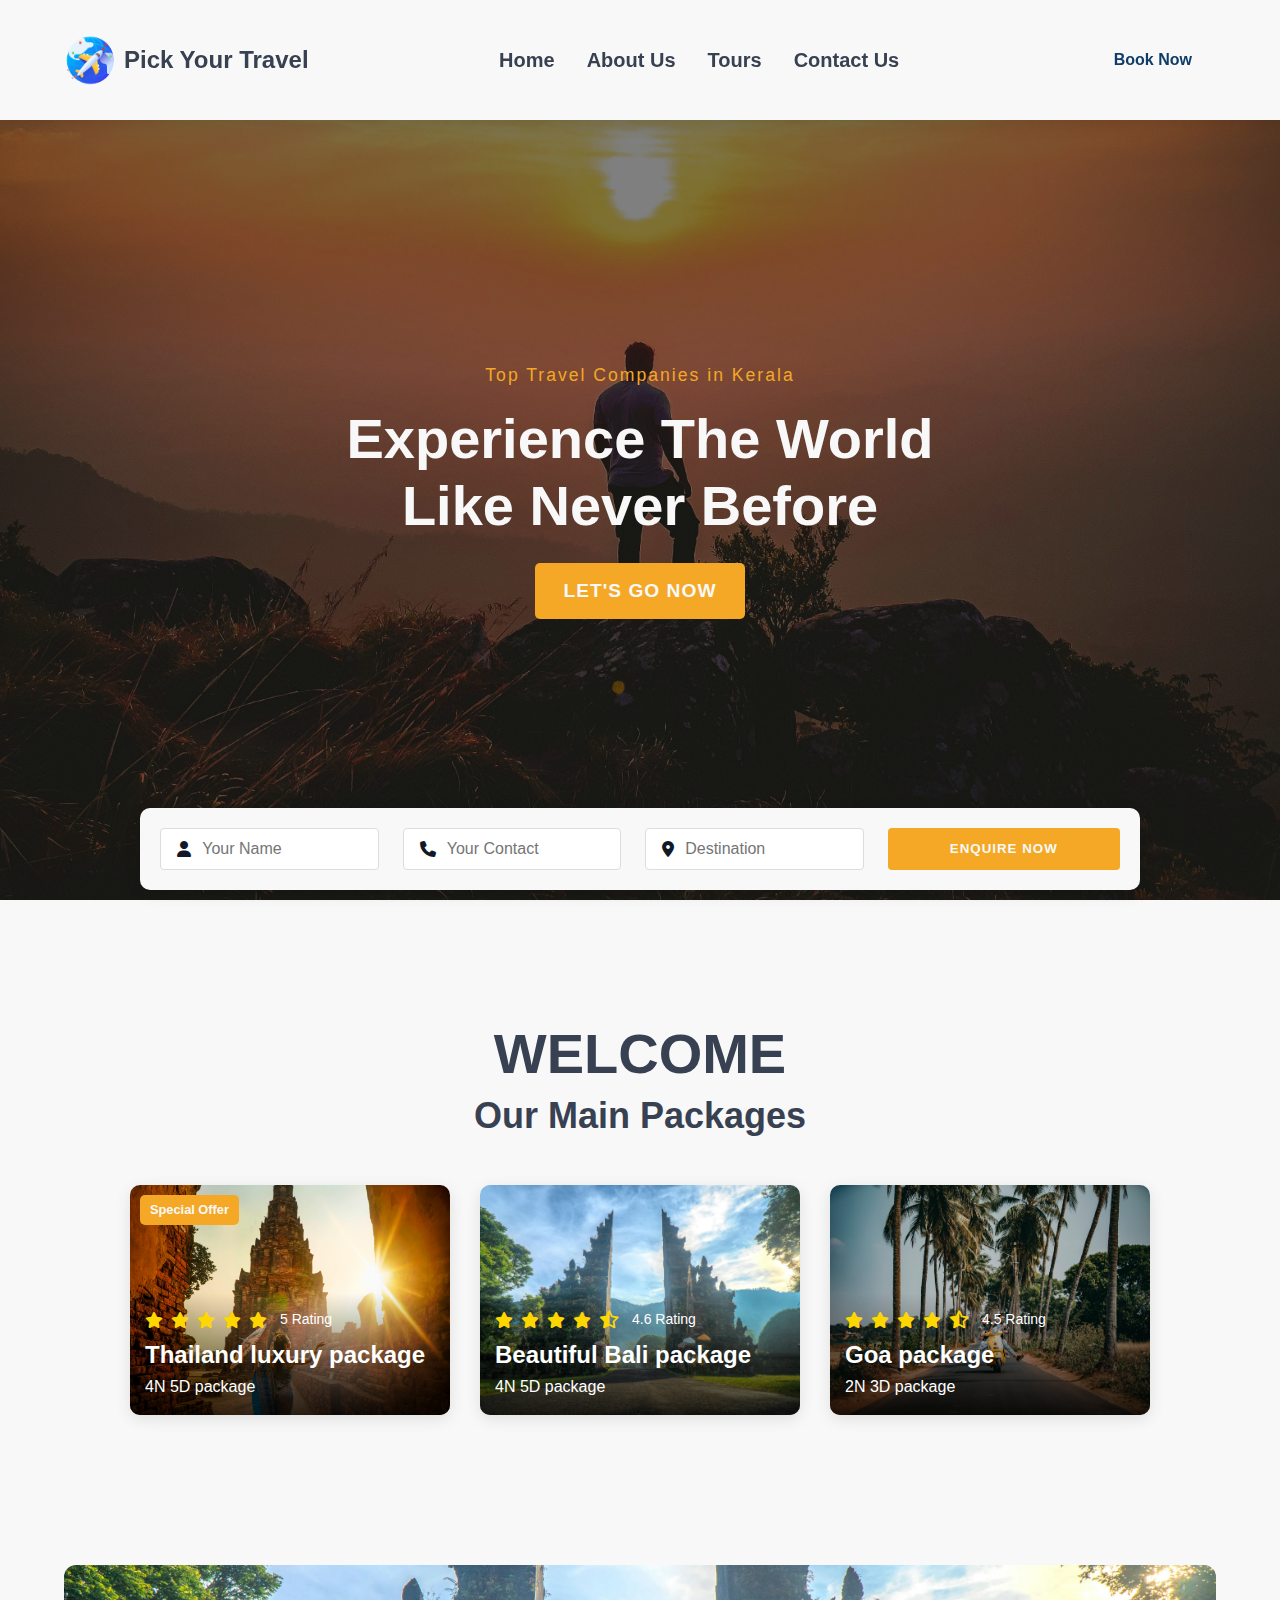
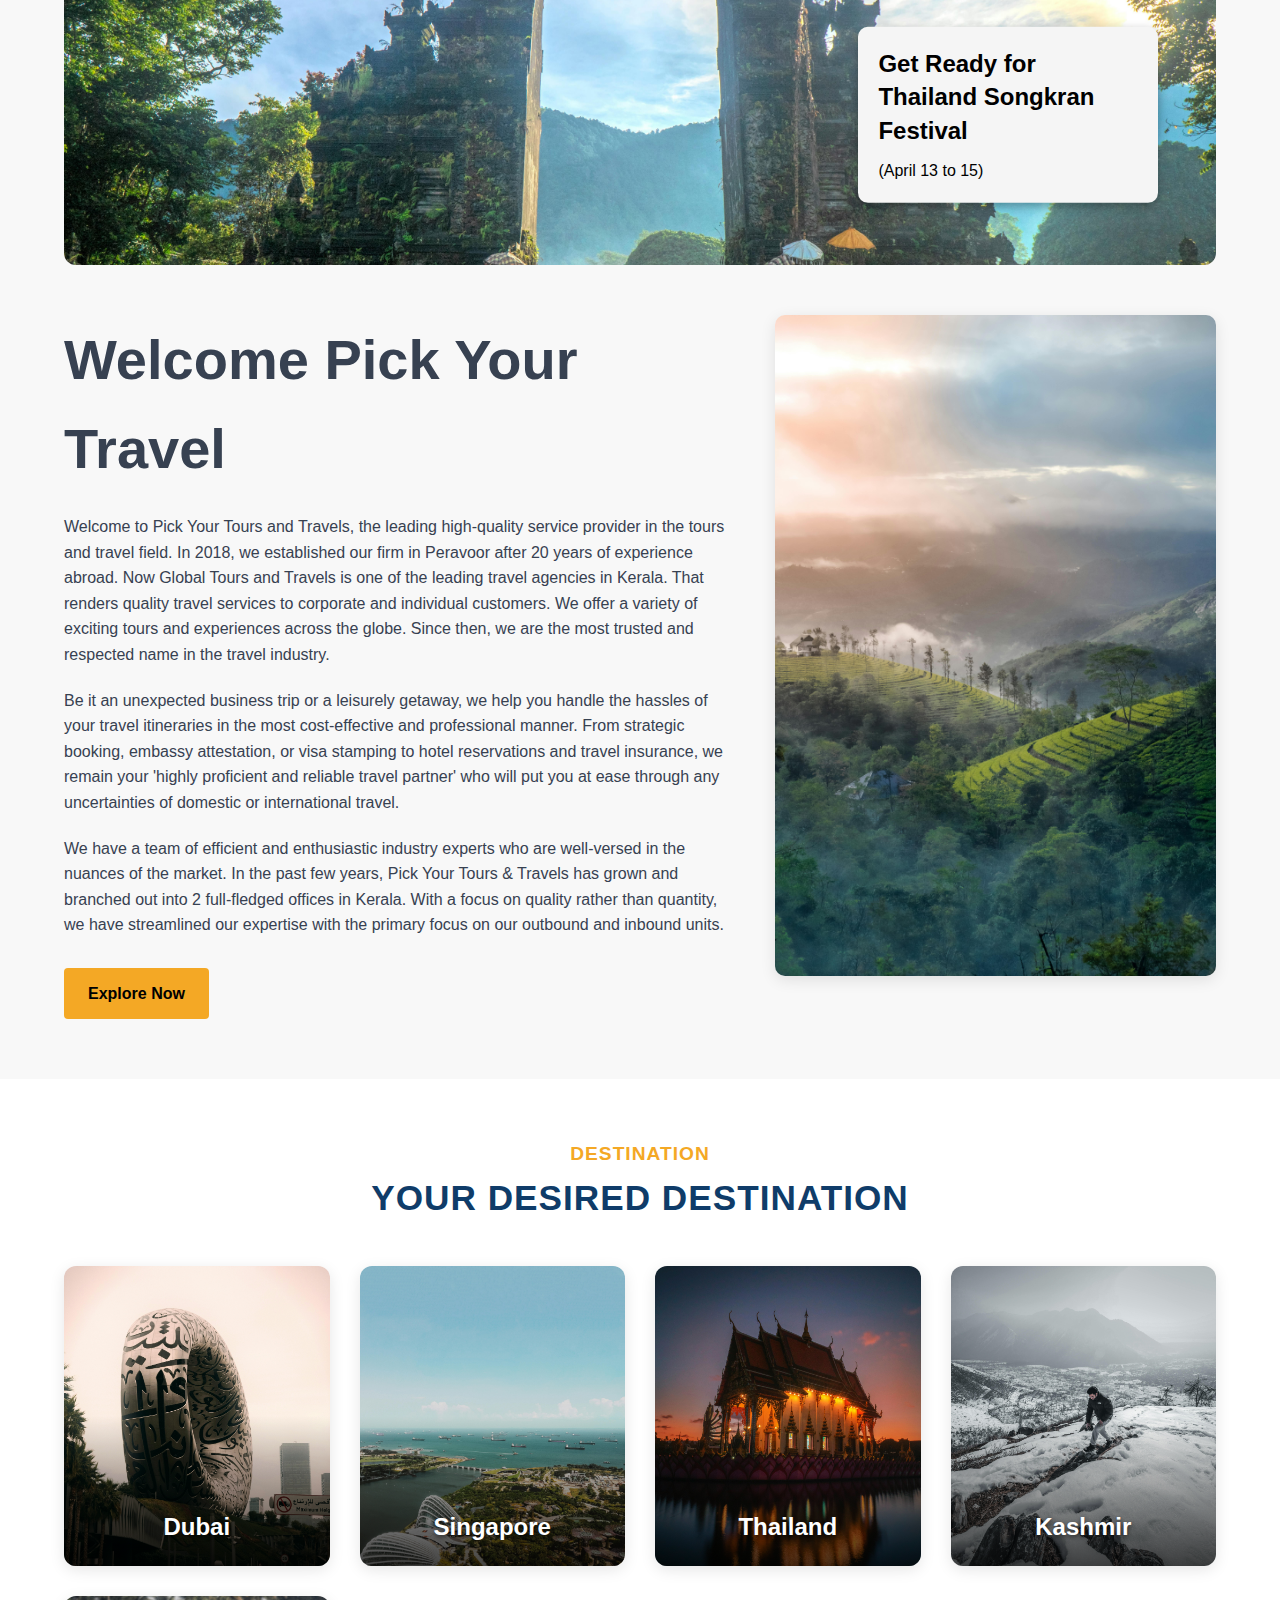
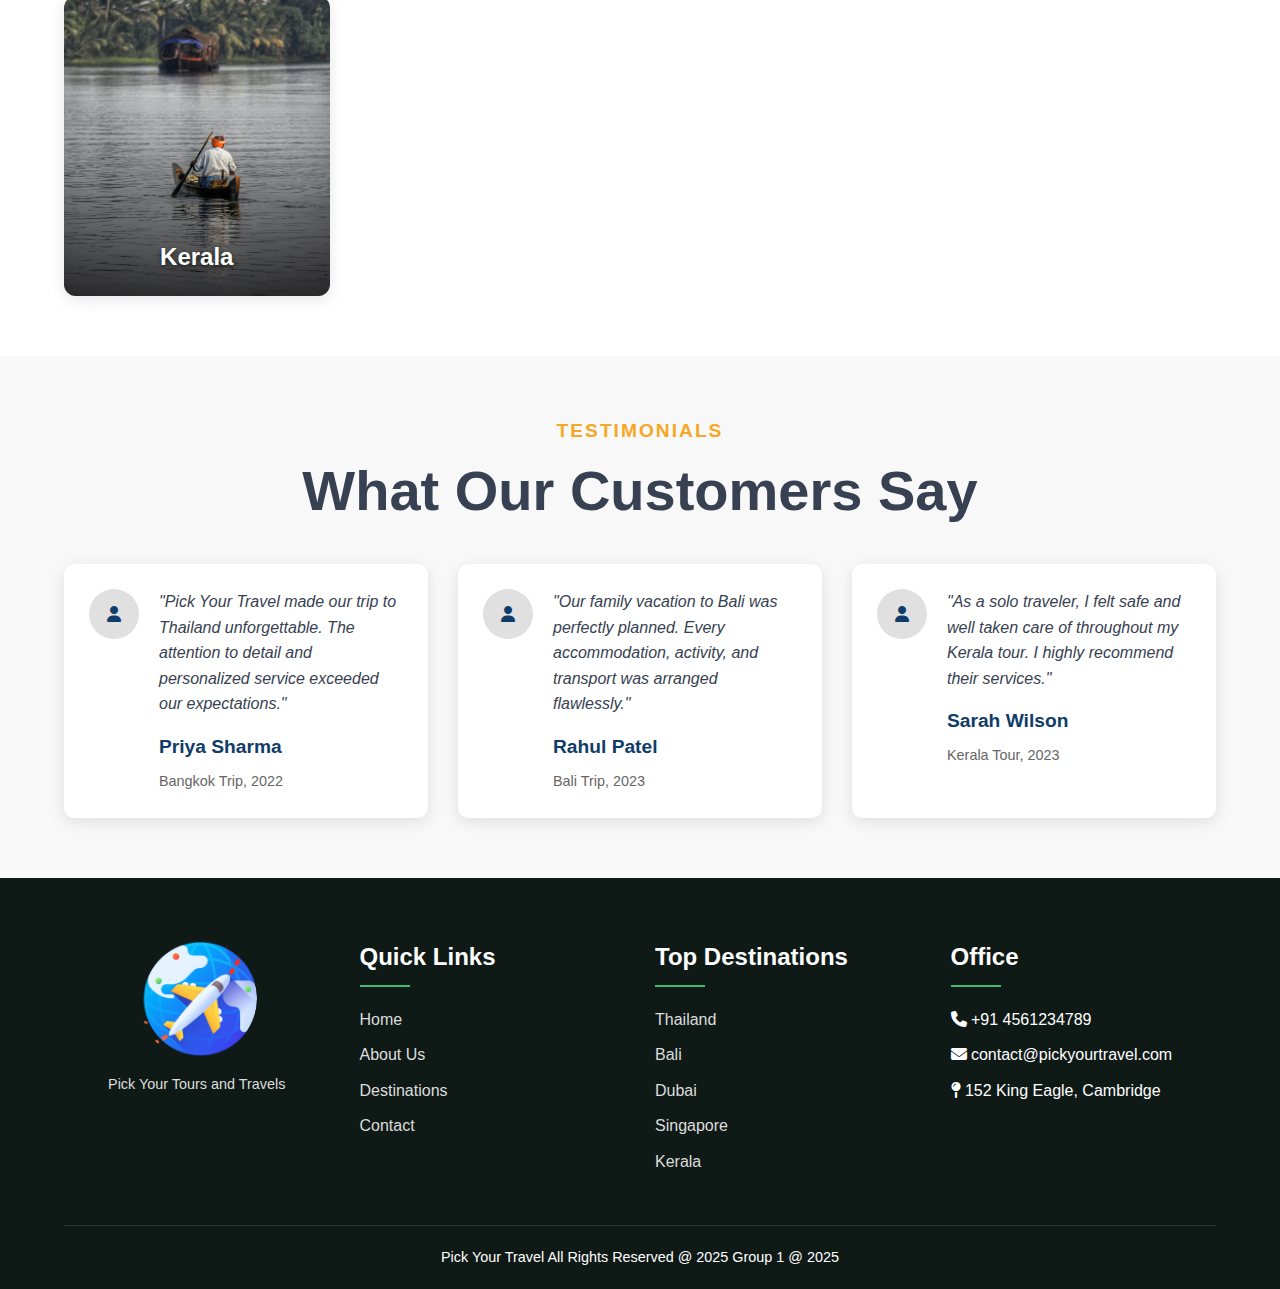
<file: index.html>
<!DOCTYPE html>
<html lang="en">

<head>
    <meta charset="UTF-8" />
    <meta name="viewport" content="width=device-width, initial-scale=1.0" />
    <title>Pick Your Travel - Tours & Travels</title>
    <link rel="stylesheet" href="css/styles.css" />
    <link rel="stylesheet" href="https://cdnjs.cloudflare.com/ajax/libs/font-awesome/6.5.0/css/all.min.css">
</head>

<body>
    <header>
        <div class="logo">
            <img src="images/airplane.png" alt="Pick Your Travel Logo">
            <span class="logo-text">Pick Your Travel</span>
        </div>
        <nav>
            <ul class="nav-links">
                <li><a href="index.html" class="nav-item">Home</a></li>
                <li><a href="about.html" class="nav-item">About Us</a></li>
                <li><a href="service.html" class="nav-item">Tours</a></li>
                <li><a href="contact.html" class="nav-item">Contact Us</a></li>
            </ul>
        </nav>
        <a href="contact.html" class="book-btn">Book Now</a>
        <div class="menu-toggle">
            <i class="fas fa-bars"></i>
        </div>
    </header>


    <section class="hero">
        <div class="overlay"></div>
        <div class="hero-content">
            <p class="subtitle">Top Travel Companies in Kerala</p>
            <h1>Experience The World Like Never Before</h1>
            <a href="#" class="cta-btn-home pulse-btn">Let's Go Now</a>
        </div>

        <form class="enquiry-form">
            <div class="input-group">
                <i class="fas fa-user"></i>
                <input type="text" placeholder="Your Name" />
            </div>
            <div class="input-group">
                <i class="fas fa-phone"></i>
                <input type="text" placeholder="Your Contact" />
            </div>
            <div class="input-group">
                <i class="fas fa-map-marker-alt"></i>
                <input type="text" placeholder="Destination" />
            </div>
            <button type="submit" class="enquire-btn">ENQUIRE NOW</button>
        </form>
    </section>

    <section class="packages">
        <div class="section-title">
            <h1>WELCOME</h1>
            <h2>Our Main Packages</h2>
        </div>
        <div class="package-container">
            <div class="package-card">
                <span class="badge">Special Offer</span>
                <img src="images/thailand.jpg" alt="Thailand" />
                <div class="package-details">
                    <div class="rating">
                        <i class="fa-solid fa-star"></i>
                        <i class="fa-solid fa-star"></i>
                        <i class="fa-solid fa-star"></i>
                        <i class="fa-solid fa-star"></i>
                        <i class="fa-solid fa-star"></i>
                        <span>5 Rating</span>
                    </div>
                    <h3>Thailand luxury package</h3>
                    <p>4N 5D package</p>
                </div>
            </div>

            <div class="package-card">
                <img src="images/bali.jpg" alt="Bali" />
                <div class="package-details">
                    <div class="rating">
                        <i class="fa-solid fa-star"></i>
                        <i class="fa-solid fa-star"></i>
                        <i class="fa-solid fa-star"></i>
                        <i class="fa-solid fa-star"></i>
                        <i class="fa-regular fa-star-half-stroke"></i>
                        <span>4.6 Rating</span>
                    </div>
                    <h3>Beautiful Bali package</h3>
                    <p>4N 5D package</p>
                </div>
            </div>

            <div class="package-card">
                <img src="images/goa1.jpg" alt="Goa" />
                <div class="package-details">
                    <div class="rating">
                        <i class="fa-solid fa-star"></i>
                        <i class="fa-solid fa-star"></i>
                        <i class="fa-solid fa-star"></i>
                        <i class="fa-solid fa-star"></i>
                        <i class="fa-regular fa-star-half-stroke"></i>
                        <span>4.5 Rating</span>
                    </div>
                    <h3>Goa package</h3>
                    <p>2N 3D package</p>
                </div>
            </div>
        </div>
    </section>

    <section class="home-about-section">
        <div class="banner">
            <img src="images/bali.jpg" alt="Songkran Festival">
            <div class="festival-promo animated-element">
                <h3>Get Ready for<br>Thailand Songkran Festival</h3>
                <p>(April 13 to 15)</p>
            </div>
        </div>

        <div class="about-details">
            <div class="about-grid">
                <div class="about-text">
                    <h2>Welcome Pick Your Travel</h2>
                    <p>
                        Welcome to Pick Your Tours and Travels, the leading high-quality service provider in the tours and
                        travel field.
                        In 2018, we established our firm in Peravoor after 20 years of experience abroad. Now Global
                        Tours and Travels
                        is one of the leading travel agencies in Kerala. That renders quality travel services to
                        corporate and individual
                        customers. We offer a variety of exciting tours and experiences across the globe. Since then, we
                        are the most
                        trusted and respected name in the travel industry.
                    </p>

                    <p>
                        Be it an unexpected business trip or a leisurely getaway, we help you handle the hassles of your
                        travel itineraries
                        in the most cost-effective and professional manner. From strategic booking, embassy attestation,
                        or visa stamping to
                        hotel reservations and travel insurance, we remain your 'highly proficient and reliable travel
                        partner' who will
                        put you at ease through any uncertainties of domestic or international travel.
                    </p>

                    <p>
                        We have a team of efficient and enthusiastic industry experts who are well-versed in the nuances
                        of the market.
                        In the past few years, Pick Your Tours & Travels has grown and branched out into 2 full-fledged
                        offices in Kerala.
                        With a focus on quality rather than quantity, we have streamlined our expertise with the primary
                        focus on our
                        outbound and inbound units.
                    </p>

                    <a href="#" class="explore-btn">Explore Now</a>
                </div>

                <div class="about-images">
                    <img src="images/munnar.jpg" alt="Kerala Nature Walk">

                </div>
            </div>
        </div>
    </section>
    <section class="destination-section">
        <div class="section-header">
            <h4>Destination</h4>
            <h2>Your Desired Destination</h2>
        </div>
        <div class="destination-grid">
            <div class="destination-card">
                <img src="images/dubai.jpg" alt="Dubai">
                <h3>Dubai</h3>
            </div>
            <div class="destination-card">
                <img src="images/singapre.jpg" alt="Singapore">
                <h3>Singapore</h3>
            </div>
            <div class="destination-card">
                <img src="images/thailand1.jpg" alt="Thailand">
                <h3>Thailand</h3>
            </div>
            <div class="destination-card">
                <img src="images/kashmir.jpg" alt="Kashmir">
                <h3>Kashmir</h3>
            </div>
            <div class="destination-card">
                <img src="images/kerala2.jpg" alt="Kerala">
                <h3>Kerala</h3>
            </div>
        </div>
    </section>

    <section class="testimonials">
        <div class="section-title">
            <h4>TESTIMONIALS</h4>
            <h1>What Our Customers Say</h1>
        </div>
        <div class="testimonial-container">
            <div class="testimonial-card">
                <div class="testimonial-img">
                    <i class="fa-solid fa-user"></i>
                </div>
                <div class="testimonial-content">
                    <p>"Pick Your Travel made our trip to Thailand unforgettable. The attention to detail and
                        personalized service exceeded our expectations."</p>
                    <h4>Priya Sharma</h4>
                    <span>Bangkok Trip, 2022</span>
                </div>
            </div>
            <div class="testimonial-card">
                <div class="testimonial-img">
                    <i class="fa-solid fa-user"></i>
                </div>
                <div class="testimonial-content">
                    <p>"Our family vacation to Bali was perfectly planned. Every accommodation, activity, and transport
                        was arranged flawlessly."</p>
                    <h4>Rahul Patel</h4>
                    <span>Bali Trip, 2023</span>
                </div>
            </div>
            <div class="testimonial-card">
                <div class="testimonial-img">
                    <i class="fa-solid fa-user"></i>
                </div>
                <div class="testimonial-content">
                    <p>"As a solo traveler, I felt safe and well taken care of throughout my Kerala tour. I highly
                        recommend their services."</p>
                    <h4>Sarah Wilson</h4>
                    <span>Kerala Tour, 2023</span>
                </div>
            </div>
        </div>
    </section>


    <footer class="footer">
        <div class="footer-container">
            <div class="footer-top">
            
                <div class="footer-columns">
                    <div class="footer-logo">
                        <img src="images/airplane.png" alt="Pick Your Travel Logo" />
                        <p class="brand-text">Pick Your Tours and Travels</p>
                    </div>
                    <div class="footer-column">
                        <h3>Quick Links</h3>
                        <ul>
                            <li><a href="index.html">Home</a></li>
                            <li><a href="about.html">About Us</a></li>
                            <li><a href="#">Destinations</a></li>
                            <li><a href="#">Contact</a></li>
                        </ul>
                    </div>

                    <div class="footer-column">
                        <h3>Top Destinations</h3>
                        <ul>
                            <li><a href="#">Thailand</a></li>
                            <li><a href="#">Bali</a></li>
                            <li><a href="#">Dubai</a></li>
                            <li><a href="#">Singapore</a></li>
                            <li><a href="#">Kerala</a></li>
                        </ul>
                    </div>

                    <div class="footer-column">
                        <h3>Office</h3>
                        <ul>
                            <li><i class="fa-solid fa-phone"></i> +91 4561234789</li>
                            <li><i class="fa-solid fa-envelope"></i> contact@pickyourtravel.com</li>
                            <li><i class="fa-solid fa-map-pin"></i> 152 King Eagle, Cambridge</li>
                        </ul>
                    </div>
                </div>
            </div>

            <div class="footer-bottom">

                <div class="footer-info">
                    <p>Pick Your Travel All Rights Reserved @ 2025 Group 1 @ 2025</p>
                </div>
            </div>
        </div>
    </footer>

    <script src="script/scripts.js"></script>
</body>

</html>
</file>
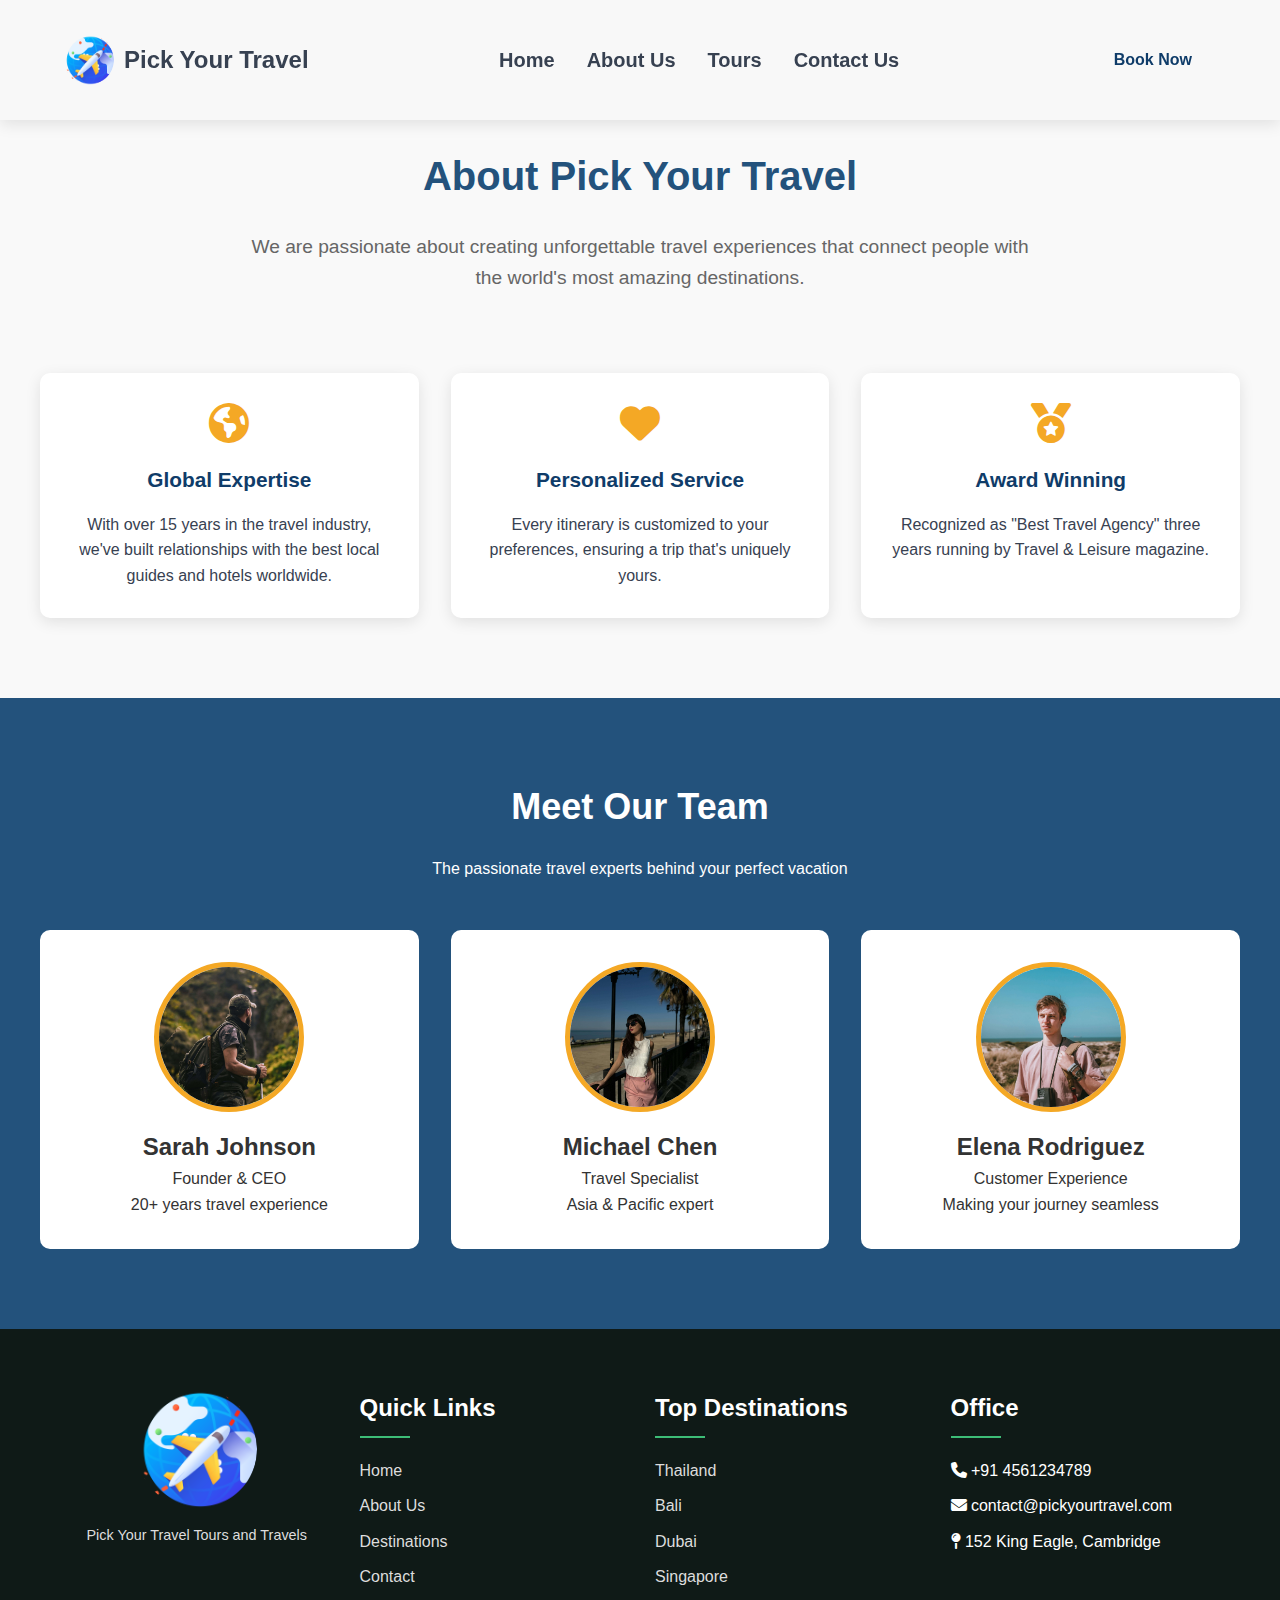
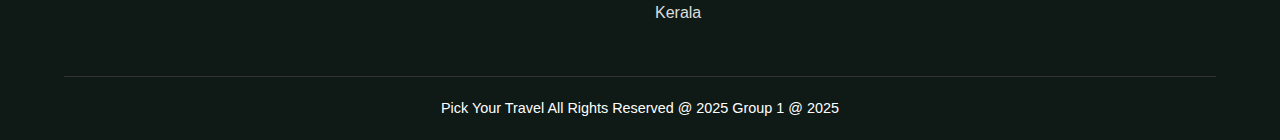
<file: about.html>
<!DOCTYPE html>
<html lang="en">
<head>
    <meta charset="UTF-8">
    <meta name="viewport" content="width=device-width, initial-scale=1.0">
    <title>About Us - Pick Your Travel</title>
    <link rel="stylesheet" href="https://cdnjs.cloudflare.com/ajax/libs/font-awesome/6.5.0/css/all.min.css">
    <link rel="stylesheet" href="css/styles.css">
</head>
<body>
    <header>
        <div class="logo">
          <img src="images/airplane.png" alt="Pick Your Travel Logo">
          <span class="logo-text">Pick Your Travel</span>
        </div>
        <nav>
          <ul class="nav-links">
            <li><a href="index.html" class="nav-item">Home</a></li>
            <li><a href="about.html" class="nav-item">About Us</a></li>
            <li><a href="service.html" class="nav-item">Tours</a></li>
            <li><a href="contact.html" class="nav-item">Contact Us</a></li>
          </ul>
        </nav>
        <a href="contact.html" class="book-btn">Book Now</a>
        <div class="menu-toggle">
          <i class="fas fa-bars"></i>
        </div>
      </header>

    <section class="about-section">
        <div class="about-content">
            <div class="about-header">
                <h2>About Pick Your Travel</h2>
                <p>We are passionate about creating unforgettable travel experiences that connect people with the world's most amazing destinations.</p>
            </div>
            
            <div class="about-features">
                <div class="feature-card">
                    <i class="fas fa-globe-americas"></i>
                    <h3>Global Expertise</h3>
                    <p>With over 15 years in the travel industry, we've built relationships with the best local guides and hotels worldwide.</p>
                </div>
                
                <div class="feature-card">
                    <i class="fas fa-heart"></i>
                    <h3>Personalized Service</h3>
                    <p>Every itinerary is customized to your preferences, ensuring a trip that's uniquely yours.</p>
                </div>
                
                <div class="feature-card">
                    <i class="fas fa-medal"></i>
                    <h3>Award Winning</h3>
                    <p>Recognized as "Best Travel Agency" three years running by Travel & Leisure magazine.</p>
                </div>
            </div>
        </div>
    </section>
    
    <section class="team-section">
        <h2>Meet Our Team</h2>
        <p>The passionate travel experts behind your perfect vacation</p>
        
        <div class="team-members">
            <div class="team-member">
                <img src="images/traveller3.jpg" alt="Sarah Johnson">
                <h3>Sarah Johnson</h3>
                <p>Founder & CEO</p>
                <p>20+ years travel experience</p>
            </div>
            
            <div class="team-member">
                <img src="images/traveller2.jpg" alt="Michael Chen">
                <h3>Michael Chen</h3>
                <p>Travel Specialist</p>
                <p>Asia & Pacific expert</p>
            </div>
            
            <div class="team-member">
                <img src="images/traveller1.jpg" alt="Elena Rodriguez">
                <h3>Elena Rodriguez</h3>
                <p>Customer Experience</p>
                <p>Making your journey seamless</p>
            </div>
        </div>
    </section>

    <footer class="footer">
        <div class="footer-container">
          <div class="footer-top">
           
      
            <div class="footer-columns">
              <div class="footer-logo">
                <img src="images/airplane.png" alt="Pick Your Travel Logo" />
                <p class="brand-text">Pick Your Travel Tours and Travels</p>
              </div>
              <div class="footer-column">
                <h3>Quick Links</h3>
                <ul>
                  <li><a href="index.html">Home</a></li>
                  <li><a href="about.html">About Us</a></li>
                  <li><a href="#">Destinations</a></li>
                  <li><a href="#">Contact</a></li>
                </ul>
              </div>
      
              <div class="footer-column">
                <h3>Top Destinations</h3>
                <ul>
                  <li><a href="#">Thailand</a></li>
                  <li><a href="#">Bali</a></li>
                  <li><a href="#">Dubai</a></li>
                  <li><a href="#">Singapore</a></li>
                  <li><a href="#">Kerala</a></li>
                </ul>
              </div>
      
              <div class="footer-column">
                <h3>Office</h3>
                <ul>
                  <li><i class="fa-solid fa-phone"></i> +91 4561234789</li>
                  <li><i class="fa-solid fa-envelope"></i> contact@pickyourtravel.com</li>
                  <li><i class="fa-solid fa-map-pin"></i> 152 King Eagle, Cambridge</li>
                </ul>
              </div>
            </div>
          </div>
        
          <div class="footer-bottom">
        
            <div class="footer-info">
              <p>Pick Your Travel All Rights Reserved @ 2025 Group 1 @ 2025</p>
            </div>
          </div>
        </div>
      </footer>
      <script src="script/scripts.js"></script>
</body>
</html>
</file>
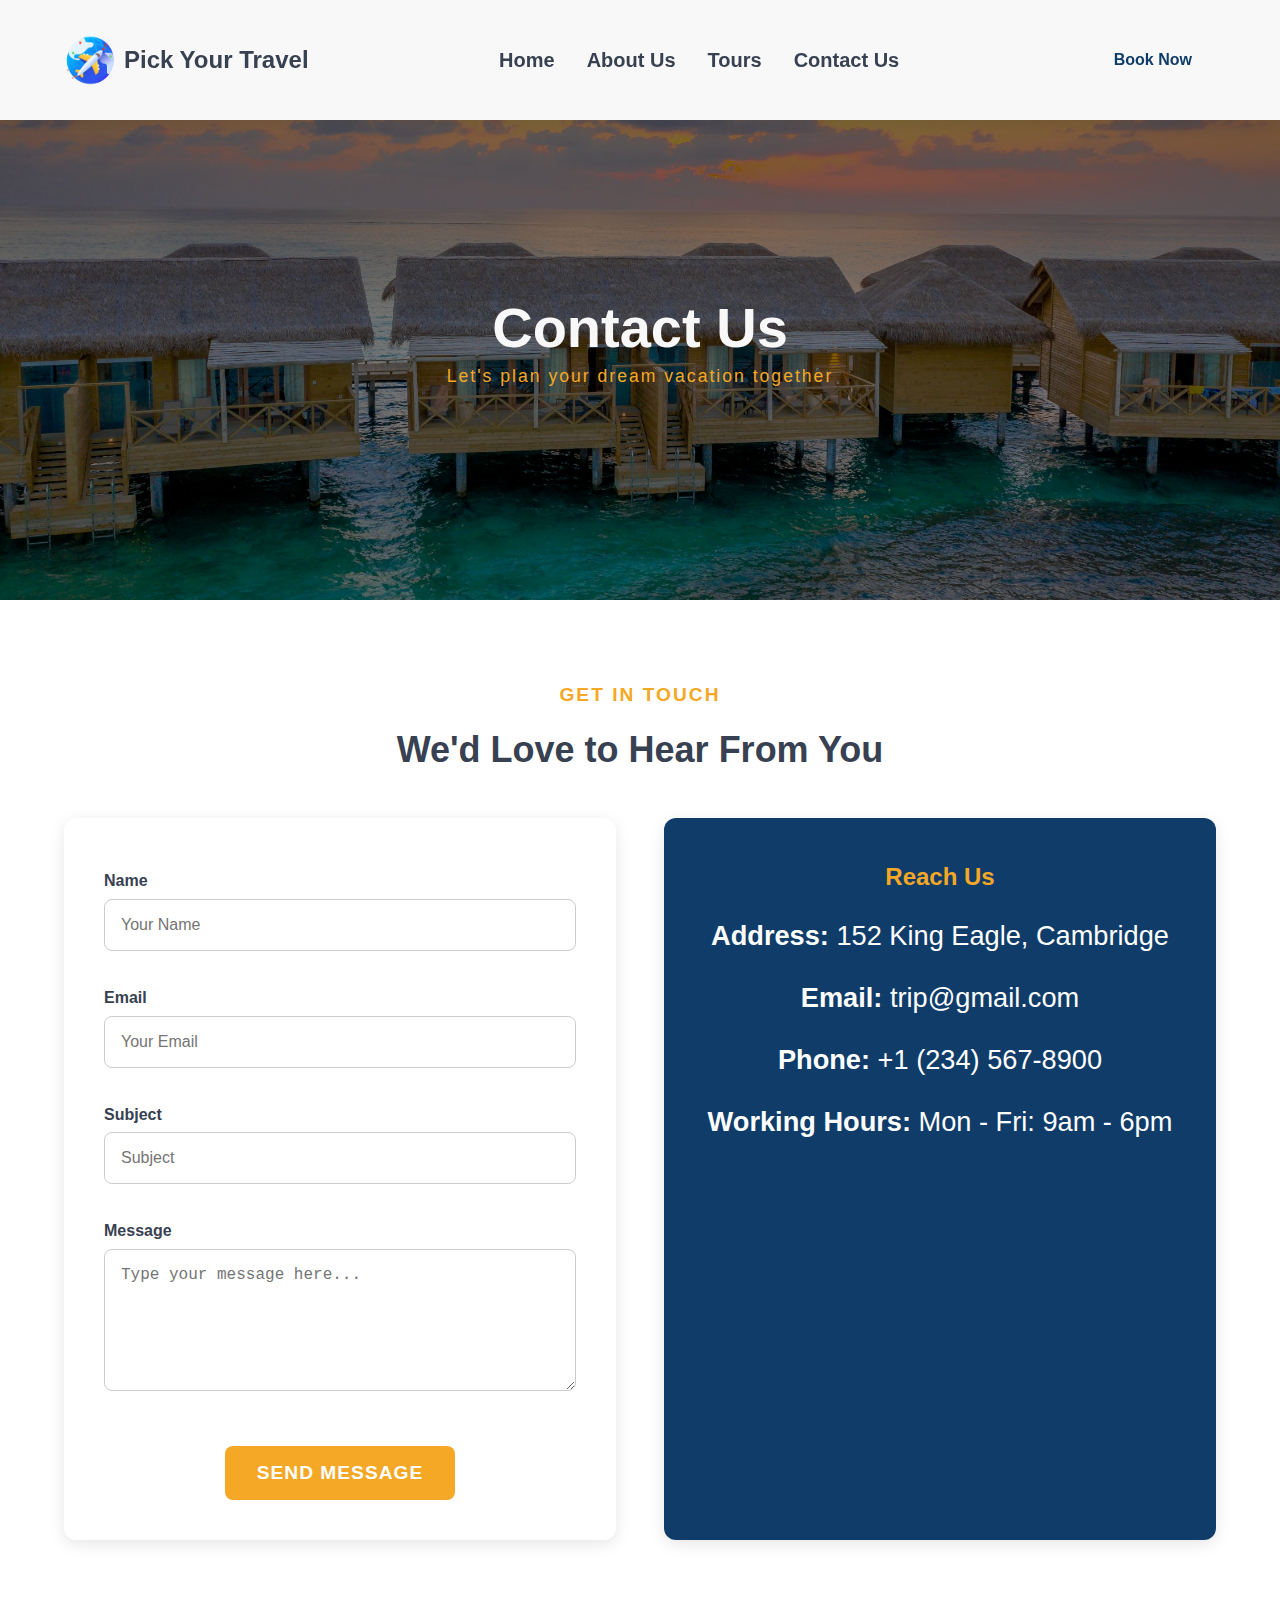
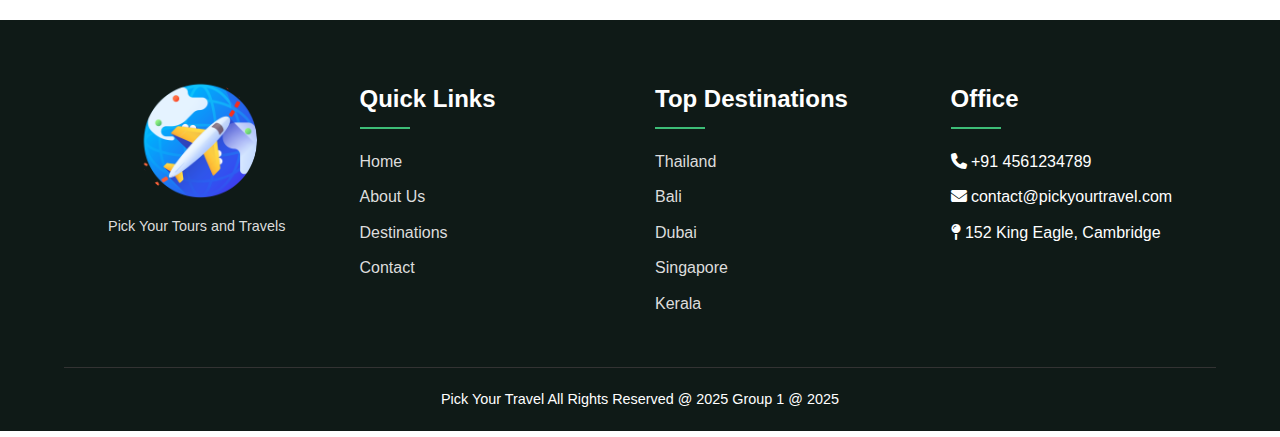
<file: contact.html>
<!DOCTYPE html>
<html lang="en">

<head>
  <meta charset="UTF-8" />
  <meta name="viewport" content="width=device-width, initial-scale=1.0" />
  <title>Contact Us | Pick Your Travel</title>
  <link rel="stylesheet" href="css/styles.css" />
  <link rel="stylesheet" href="https://cdnjs.cloudflare.com/ajax/libs/font-awesome/6.5.0/css/all.min.css">
</head>

<body>

  <header>
    <div class="logo">
      <img src="images/airplane.png" alt="Pick Your Travel Logo">
      <span class="logo-text">Pick Your Travel</span>
    </div>
    <nav>
      <ul class="nav-links">
        <li><a href="index.html" class="nav-item">Home</a></li>
        <li><a href="about.html" class="nav-item">About Us</a></li>
        <li><a href="service.html" class="nav-item">Tours</a></li>
        <li><a href="contact.html" class="nav-item">Contact Us</a></li>
      </ul>
    </nav>
    <a href="contact.html" class="book-btn">Book Now</a>
    <div class="menu-toggle">
      <i class="fas fa-bars"></i>
    </div>
  </header>
  <section class="hero-contact">
    <div class="overlay"></div>
    <div class="hero-content">
      <h1>Contact Us</h1>
      <p class="subtitle">Let's plan your dream vacation together</p>
    </div>
  </section>

  <main class="contact-page">
    <div class="section-title">
      <h4>Get in Touch</h4>
      <h2>We'd Love to Hear From You</h2>
    </div>

    <div class="contact-container">
      <!-- Contact Form -->
      <div class="contact-form">
        <form>
          <label for="name">Name</label>
          <input type="text" id="name" name="name" placeholder="Your Name" required />

          <label for="email">Email</label>
          <input type="email" id="email" name="email" placeholder="Your Email" required />

          <label for="subject">Subject</label>
          <input type="text" id="subject" name="subject" placeholder="Subject" required />

          <label for="message">Message</label>
          <textarea id="message" name="message" placeholder="Type your message here..." required rows="6"></textarea>

          <button type="submit" class="cta-btn pulse-btn">Send Message</button>
        </form>
      </div>

      <!-- Contact Info -->
      <div class="contact-info">
        <h3>Reach Us</h3>
        <p><strong>Address:</strong> 152 King Eagle, Cambridge</p>
        <p><strong>Email:</strong> trip@gmail.com</p>
        <p><strong>Phone:</strong> +1 (234) 567-8900</p>
        <p><strong>Working Hours:</strong> Mon - Fri: 9am - 6pm</p>
      </div>
    </div>
  </main>

  <footer class="footer">
    <div class="footer-container">
      <div class="footer-top">
        <div class="footer-columns">
          <div class="footer-logo">
            <img src="images/airplane.png" alt="Pick Your Travel Logo" />
            <p class="brand-text">Pick Your Tours and Travels</p>
          </div>
          <div class="footer-column">
            <h3>Quick Links</h3>
            <ul>
              <li><a href="index.html">Home</a></li>
              <li><a href="about.html">About Us</a></li>
              <li><a href="#">Destinations</a></li>
              <li><a href="contact.html">Contact</a></li>
            </ul>
          </div>
          <div class="footer-column">
            <h3>Top Destinations</h3>
            <ul>
              <li><a href="#">Thailand</a></li>
              <li><a href="#">Bali</a></li>
              <li><a href="#">Dubai</a></li>
              <li><a href="#">Singapore</a></li>
              <li><a href="#">Kerala</a></li>
            </ul>
          </div>
          <div class="footer-column">
            <h3>Office</h3>
            <ul>
              <li><i class="fa-solid fa-phone"></i> +91 4561234789</li>
              <li><i class="fa-solid fa-envelope"></i> contact@pickyourtravel.com</li>
              <li><i class="fa-solid fa-map-pin"></i> 152 King Eagle, Cambridge</li>
            </ul>
          </div>
        </div>
      </div>
      <div class="footer-bottom">
        <div class="footer-info">
          <p>Pick Your Travel All Rights Reserved @ 2025 Group 1 @ 2025</p>
        </div>
      </div>
    </div>
  </footer>
  <script src="script/scripts.js"></script>
</body>

</html>
</file>
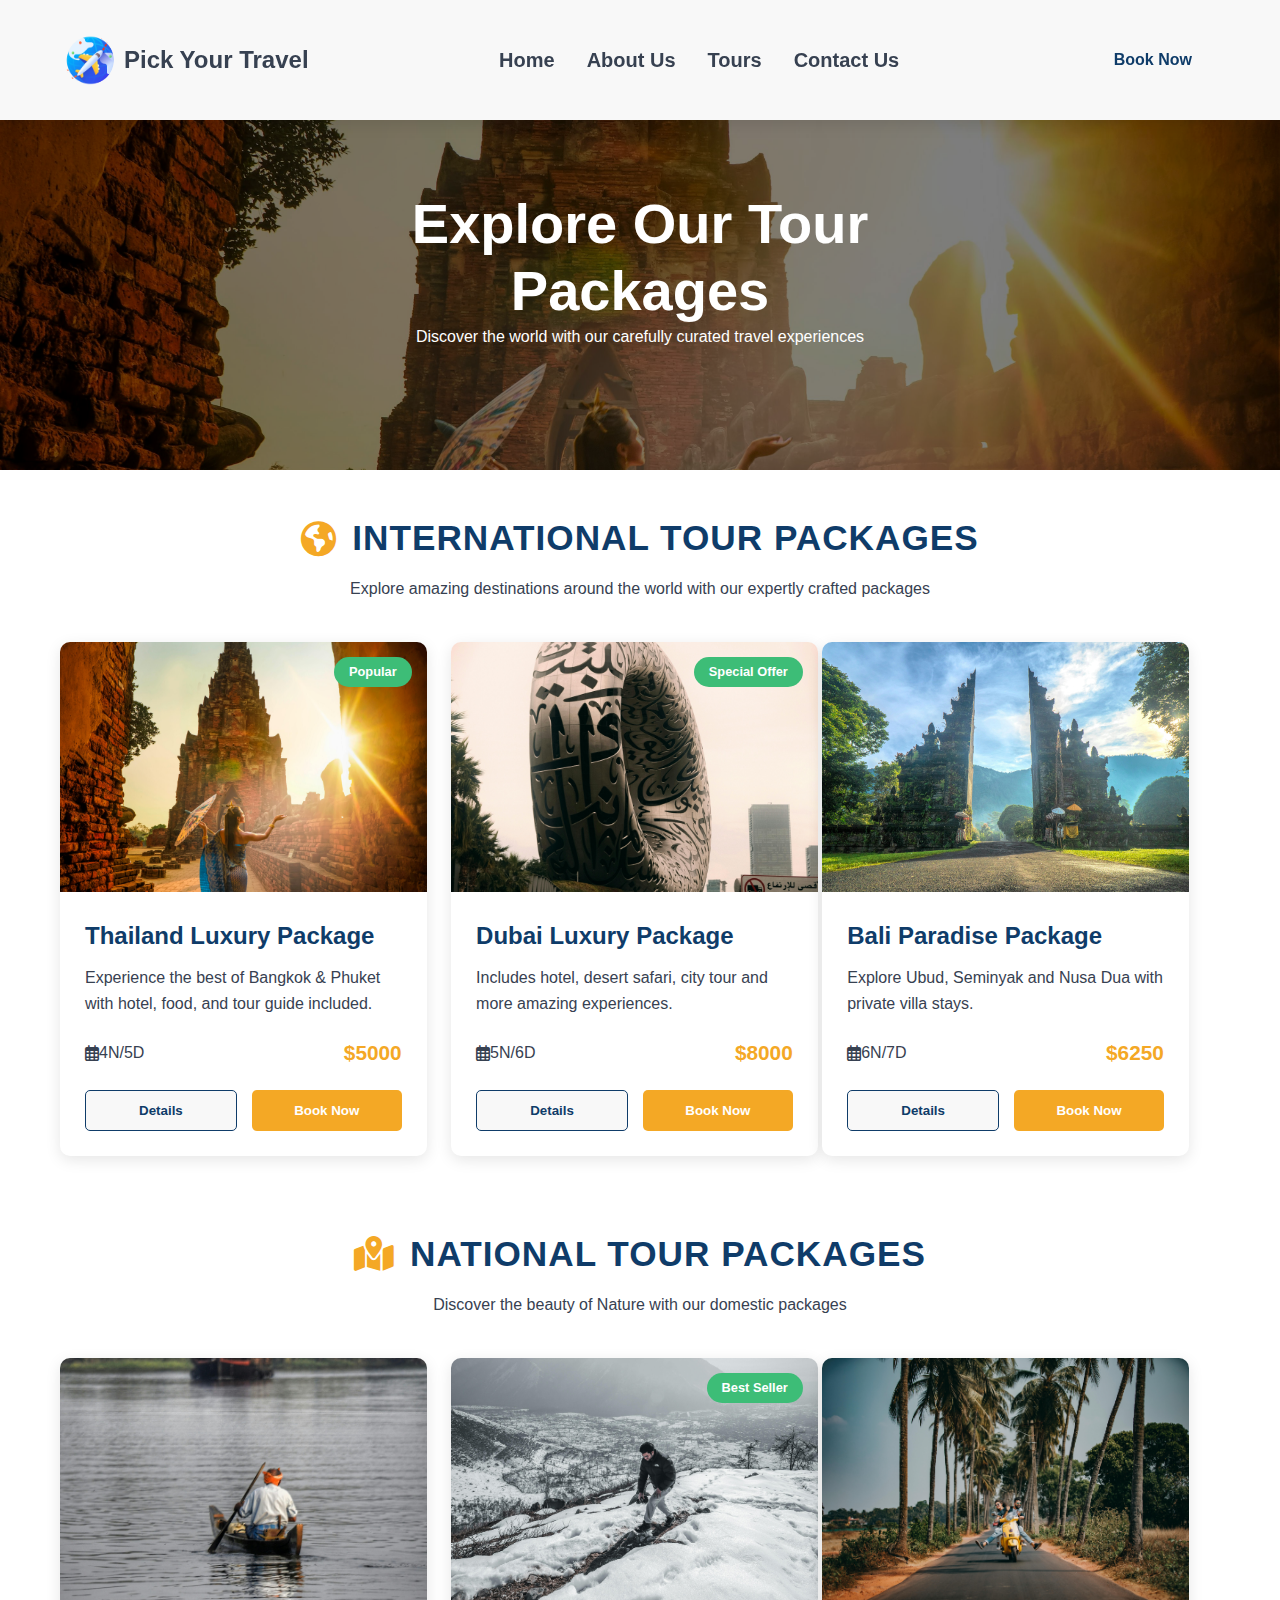
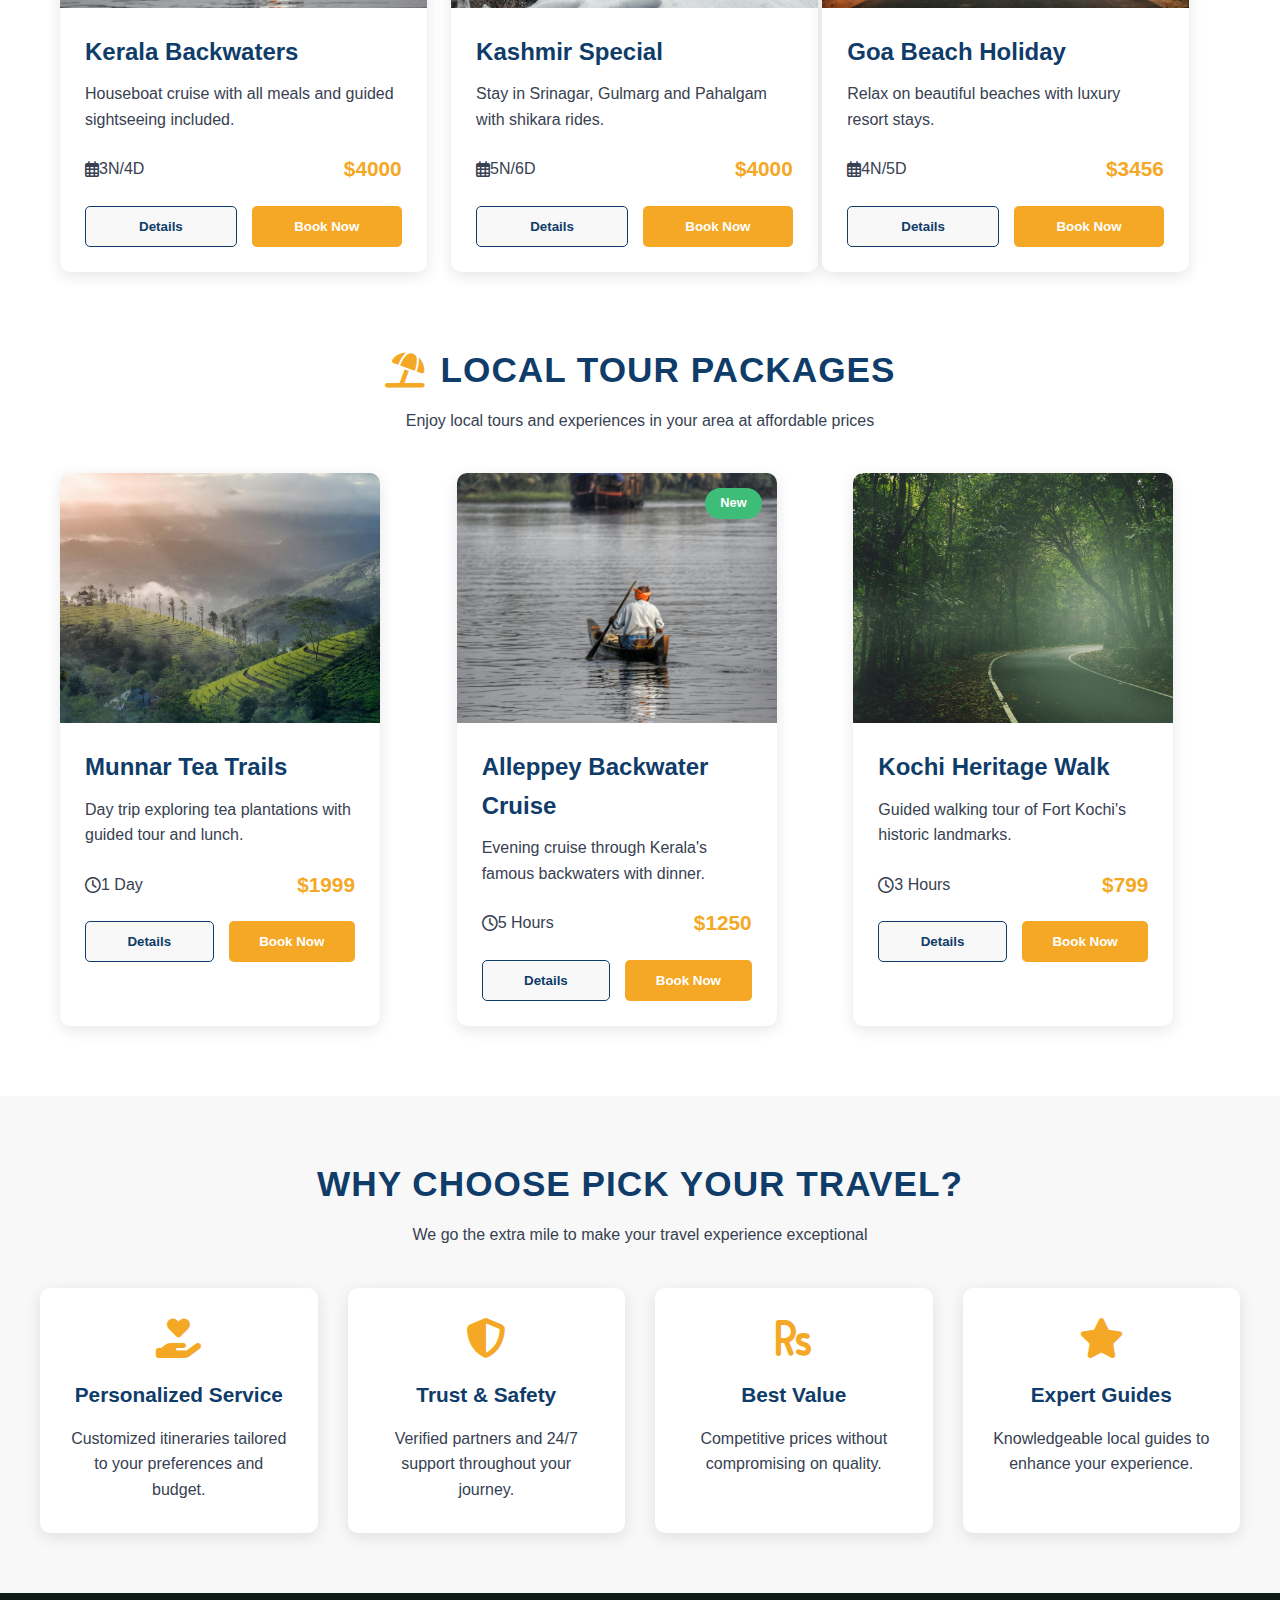
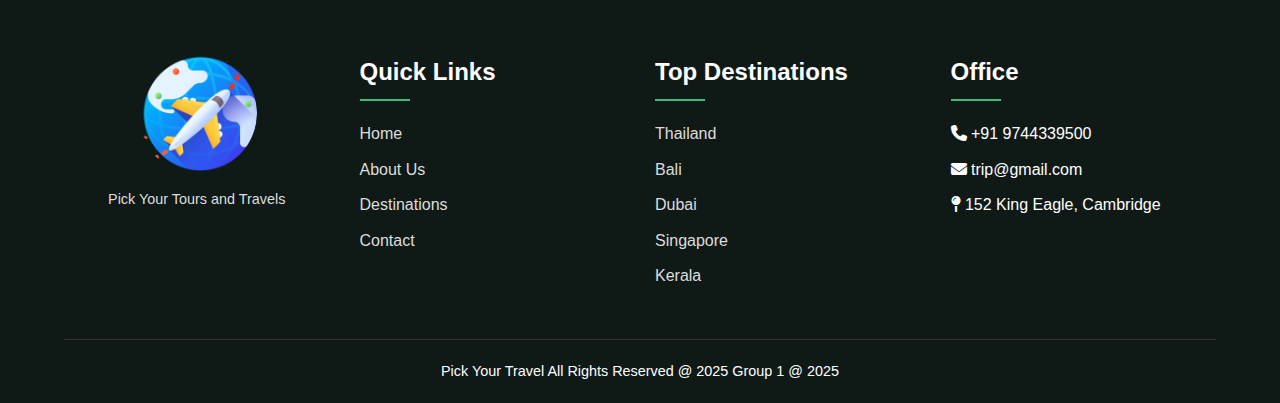
<file: service.html>
<!DOCTYPE html>
<html lang="en">

<head>
    <meta charset="UTF-8">
    <meta name="viewport" content="width=device-width, initial-scale=1.0">
    <title>Tour Packages | Pick Your Travel</title>
    <link rel="stylesheet" href="css/styles.css">
    <link rel="stylesheet" href="https://cdnjs.cloudflare.com/ajax/libs/font-awesome/6.5.0/css/all.min.css">
    <link href="https://fonts.googleapis.com/css2?family=Playfair+Display:wght@600&display=swap" rel="stylesheet">
</head>

<body>
    <header>
        <div class="logo">
            <img src="images/airplane.png" alt="Pick Your Travel Logo">
            <span class="logo-text">Pick Your Travel</span>
        </div>
        <nav>
            <ul class="nav-links">
                <li><a href="index.html" class="nav-item">Home</a></li>
                <li><a href="about.html" class="nav-item">About Us</a></li>
                <li><a href="service.html" class="nav-item">Tours</a></li>
                <li><a href="contact.html" class="nav-item">Contact Us</a></li>
            </ul>
        </nav>
        <a href="contact.html" class="book-btn">Book Now</a>
        <div class="menu-toggle">
            <i class="fas fa-bars"></i>
        </div>
    </header>
    <section class="package-hero">
        <div class="hero-overlay"></div>
        <div class="hero-content">
            <h1>Explore Our Tour Packages</h1>
            <p>Discover the world with our carefully curated travel experiences</p>
        </div>
    </section>

    <section class="package-section" id="international">
        <div class="section-header">
            <h2><i class="fas fa-globe-americas"></i> International Tour Packages</h2>
            <p>Explore amazing destinations around the world with our expertly crafted packages</p>
        </div>
        <div class="package-card">
            <div class="card-badge">Popular</div>
            <div class="package-img">
                <img src="images/thailand.jpg" alt="Thailand">
            </div>
            <div class="package-content">
                <h3>Thailand Luxury Package</h3>
                <p class="package-desc">Experience the best of Bangkok & Phuket with hotel, food, and tour guide
                    included.</p>
                <div class="package-meta">
                    <span class="duration"><i class="far fa-calendar-alt"></i> 4N/5D</span>
                    <span class="price">$5000</span>
                </div>
                <div class="package-actions">
                    <button class="btn-details"
                        onclick="showPopup('Thailand Luxury Package - 4N/5D\nIncludes Bangkok & Phuket with hotel, food, and tour guide.')">Details</button>
                    <button class="btn-book">Book Now</button>
                </div>
            </div>
        </div>

        <div class="package-card">
            <div class="card-badge">Special Offer</div>
            <div class="package-img">
                <img src="images/dubai.jpg" alt="Dubai">
            </div>
            <div class="package-content">
                <h3>Dubai Luxury Package</h3>
                <p class="package-desc">Includes hotel, desert safari, city tour and more amazing experiences.
                </p>
                <div class="package-meta">
                    <span class="duration"><i class="far fa-calendar-alt"></i> 5N/6D</span>
                    <span class="price">$8000</span>
                </div>
                <div class="package-actions">
                    <button class="btn-details"
                        onclick="showPopup('Dubai Luxury Package - 5N/6D\nIncludes hotel, desert safari, city tour and more.')">Details</button>
                    <button class="btn-book">Book Now</button>
                </div>
            </div>
        </div>

        <div class="package-card">
            <div class="package-img">
                <img src="images/bali.jpg" alt="Bali">
            </div>
            <div class="package-content">
                <h3>Bali Paradise Package</h3>
                <p class="package-desc">Explore Ubud, Seminyak and Nusa Dua with private villa stays.</p>
                <div class="package-meta">
                    <span class="duration"><i class="far fa-calendar-alt"></i> 6N/7D</span>
                    <span class="price">$6250</span>
                </div>
                <div class="package-actions">
                    <button class="btn-details"
                        onclick="showPopup('Bali Paradise Package - 6N/7D\nExplore Ubud, Seminyak and Nusa Dua with private villa stays.')">Details</button>
                    <button class="btn-book">Book Now</button>
                </div>
            </div>
        </div>
    </section>

    <section class="package-section" id="national">
        <div class="section-header">
            <h2><i class="fas fa-map-marked-alt"></i> National Tour Packages</h2>
            <p>Discover the beauty of Nature with our domestic packages</p>
        </div>
        <div class="package-card">
            <div class="package-img">
                <img src="images/kerala2.jpg" alt="Kerala">
            </div>
            <div class="package-content">
                <h3>Kerala Backwaters</h3>
                <p class="package-desc">Houseboat cruise with all meals and guided sightseeing included.</p>
                <div class="package-meta">
                    <span class="duration"><i class="far fa-calendar-alt"></i> 3N/4D</span>
                    <span class="price">$4000</span>
                </div>
                <div class="package-actions">
                    <button class="btn-details"
                        onclick="showPopup('Kerala Backwaters - 3N/4D\nHouseboat cruise with all meals and guided sightseeing.')">Details</button>
                    <button class="btn-book">Book Now</button>
                </div>
            </div>
        </div>

        <div class="package-card">
            <div class="card-badge">Best Seller</div>
            <div class="package-img">
                <img src="images/kashmir.jpg" alt="Kashmir">
            </div>
            <div class="package-content">
                <h3>Kashmir Special</h3>
                <p class="package-desc">Stay in Srinagar, Gulmarg and Pahalgam with shikara rides.</p>
                <div class="package-meta">
                    <span class="duration"><i class="far fa-calendar-alt"></i> 5N/6D</span>
                    <span class="price">$4000</span>
                </div>
                <div class="package-actions">
                    <button class="btn-details"
                        onclick="showPopup('Kashmir Special - 5N/6D\nStay in Srinagar, Gulmarg and Pahalgam.')">Details</button>
                    <button class="btn-book">Book Now</button>
                </div>
            </div>
        </div>

        <div class="package-card">
            <div class="package-img">
                <img src="images/goa1.jpg" alt="Goa">
            </div>
            <div class="package-content">
                <h3>Goa Beach Holiday</h3>
                <p class="package-desc">Relax on beautiful beaches with luxury resort stays.</p>
                <div class="package-meta">
                    <span class="duration"><i class="far fa-calendar-alt"></i> 4N/5D</span>
                    <span class="price">$3456</span>
                </div>
                <div class="package-actions">
                    <button class="btn-details"
                        onclick="showPopup('Goa Beach Holiday - 4N/5D\nRelax on beautiful beaches with luxury resort stays.')">Details</button>
                    <button class="btn-book">Book Now</button>
                </div>
            </div>
        </div>
    </section>

    <section class="package-section" id="local">
        <div class="section-header">
            <h2><i class="fas fa-umbrella-beach"></i> Local Tour Packages</h2>
            <p>Enjoy local tours and experiences in your area at affordable prices</p>
        </div>
        <div class="package-grid">
            <div class="package-card">
                <div class="package-img">
                    <img src="images/munnar.jpg" alt="Munnar">
                </div>
                <div class="package-content">
                    <h3>Munnar Tea Trails</h3>
                    <p class="package-desc">Day trip exploring tea plantations with guided tour and lunch.</p>
                    <div class="package-meta">
                        <span class="duration"><i class="far fa-clock"></i> 1 Day</span>
                        <span class="price">$1999</span>
                    </div>
                    <div class="package-actions">
                        <button class="btn-details"
                            onclick="showPopup('Munnar Tea Trails\nDay trip exploring tea plantations with guided tour and lunch.')">Details</button>
                        <button class="btn-book">Book Now</button>
                    </div>
                </div>
            </div>

            <div class="package-card">
                <div class="card-badge">New</div>
                <div class="package-img">
                    <img src="images/kerala2.jpg" alt="Alleppey">
                </div>
                <div class="package-content">
                    <h3>Alleppey Backwater Cruise</h3>
                    <p class="package-desc">Evening cruise through Kerala's famous backwaters with dinner.</p>
                    <div class="package-meta">
                        <span class="duration"><i class="far fa-clock"></i> 5 Hours</span>
                        <span class="price">$1250</span>
                    </div>
                    <div class="package-actions">
                        <button class="btn-details"
                            onclick="showPopup('Alleppey Backwater Cruise\nEvening cruise through Kerala\'s famous backwaters with dinner.')">Details</button>
                        <button class="btn-book">Book Now</button>
                    </div>
                </div>
            </div>

            <div class="package-card">
                <div class="package-img">
                    <img src="images/kerala.jpg" alt="Kochi">
                </div>
                <div class="package-content">
                    <h3>Kochi Heritage Walk</h3>
                    <p class="package-desc">Guided walking tour of Fort Kochi's historic landmarks.</p>
                    <div class="package-meta">
                        <span class="duration"><i class="far fa-clock"></i> 3 Hours</span>
                        <span class="price">$799</span>
                    </div>
                    <div class="package-actions">
                        <button class="btn-details"
                            onclick="showPopup('Kochi Heritage Walk\nGuided walking tour of Fort Kochi\'s historic landmarks.')">Details</button>
                        <button class="btn-book">Book Now</button>
                    </div>
                </div>
            </div>
        </div>
    </section>

    <section class="why-choose-us">
        <div class="section-header">
            <h2>Why Choose Pick Your Travel?</h2>
            <p>We go the extra mile to make your travel experience exceptional</p>
        </div>
        <div class="features-grid">
            <div class="feature-card">
                <i class="fas fa-hand-holding-heart"></i>
                <h3>Personalized Service</h3>
                <p>Customized itineraries tailored to your preferences and budget.</p>
            </div>
            <div class="feature-card">
                <i class="fas fa-shield-alt"></i>
                <h3>Trust & Safety</h3>
                <p>Verified partners and 24/7 support throughout your journey.</p>
            </div>
            <div class="feature-card">
                <i class="fas fa-rupee-sign"></i>
                <h3>Best Value</h3>
                <p>Competitive prices without compromising on quality.</p>
            </div>
            <div class="feature-card">
                <i class="fas fa-star"></i>
                <h3>Expert Guides</h3>
                <p>Knowledgeable local guides to enhance your experience.</p>
            </div>
        </div>
    </section>

    <div class="overlay-bg" id="overlay" onclick="closePopup()"></div>
    <div class="popup" id="popup">
        <div class="popup-close" onclick="closePopup()">&times;</div>
        <div class="popup-content" id="popupContent"></div>
    </div>

    <footer class="footer">
        <div class="footer-container">
            <div class="footer-top">
                <div class="footer-columns">
                    <div class="footer-logo">
                        <img src="images/airplane.png" alt="Pick Your Travel Logo">
                        <p class="brand-text">Pick Your Tours and Travels</p>
                    </div>
                    <div class="footer-column">
                        <h3>Quick Links</h3>
                        <ul>
                            <li><a href="index.html">Home</a></li>
                            <li><a href="about.html">About Us</a></li>
                            <li><a href="#">Destinations</a></li>
                            <li><a href="contact.html">Contact</a></li>
                        </ul>
                    </div>
                    <div class="footer-column">
                        <h3>Top Destinations</h3>
                        <ul>
                            <li><a href="#">Thailand</a></li>
                            <li><a href="#">Bali</a></li>
                            <li><a href="#">Dubai</a></li>
                            <li><a href="#">Singapore</a></li>
                            <li><a href="#">Kerala</a></li>
                        </ul>
                    </div>
                    <div class="footer-column">
                        <h3>Office</h3>
                        <ul>
                            <li><i class="fa-solid fa-phone"></i> +91 9744339500</li>
                            <li><i class="fa-solid fa-envelope"></i> trip@gmail.com</li>
                            <li><i class="fa-solid fa-map-pin"></i> 152 King Eagle, Cambridge</li>
                        </ul>
                    </div>
                </div>
            </div>
            <div class="footer-bottom">
                <div class="footer-info">
                    <p>Pick Your Travel All Rights Reserved @ 2025 Group 1 @ 2025</p>
                </div>
            </div>
        </div>
    </footer>
    <div class="overlay-bg" id="overlay"></div>
    <div class="popup" id="popup">
        <div class="popup-close">&times;</div>
        <div class="popup-content" id="popupContent"></div>
    </div>
    <script src="script/scripts.js"></script>
</body>

</html>
</file>
<file: css/styles.css>
:root {
  --primary: #f4a825;
  --secondary: #0f3c69;
  --dark: #111827;
  --light: #f8f8f8;
  --text-dark: #374151;
  --text-light: #ffffff;
  --accent: #3dbd77;
  --shadow: 0 4px 15px rgba(0, 0, 0, 0.1);

  --font-size-base: clamp(1rem, 0.55rem + 0.25vw, 1.2rem);
  --h1-size: clamp(2rem, 1.5rem + 2.5vw, 3.5rem);
  --h2-size: clamp(1.5rem, 1.25rem + 1.25vw, 2.5rem);
  --h3-size: clamp(1.2rem, 1.1rem + 0.5vw, 1.8rem);
  --h4-size: clamp(0.9rem, 0.8rem + 0.5vw, 1.3rem);
}

* {
  margin: 0;
  padding: 0;
  box-sizing: border-box;
}

body,
html {
  font-family: "Segoe UI", sans-serif;
  color: var(--text-dark);
  line-height: 1.6;
  font-size: var(--font-size-base);
  scroll-behavior: smooth;
  overflow-x: hidden;
}

h1 {
  font-size: var(--h1-size);
  font-weight: 700;
  line-height: 1.2;
}

h2 {
  font-size: var(--h2-size);
  font-weight: 700;
  margin-bottom: 20px;
}

h3 {
  font-size: var(--h3-size);
  font-weight: 600;
}

h4 {
  font-size: var(--h4-size);
  font-weight: 600;
}

a {
  text-decoration: none;
  color: inherit;
  transition: color 0.3s ease;
}

ul {
  list-style: none;
}

img {
  max-width: 100%;
  height: auto;
  display: block;
}

.section-title {
  text-align: center;
  margin-bottom: 40px;
}

.section-title h4 {
  color: var(--primary);
  letter-spacing: 2px;
  text-transform: uppercase;
  margin-bottom: 10px;
}
header {
  display: flex;
  justify-content: space-between;
  align-items: center;
  padding: 1rem 5%;
  background: var(--light);
  color: var(--text-dark);
  position: fixed;
  width: 100%;
  height: 120px;
  z-index: 100;
  box-shadow: var(--shadow);
}

.logo {
  display: flex;
  align-items: center;
  gap: 10px;
}

.logo img {
  height: 50px;
  width: 50px;
  border-radius: 50%;
  transition: transform 0.3s ease;
}

.logo:hover img {
  transform: rotate(10deg);
}

.logo-text {
  font-weight: 700;
  font-size: 1.5rem;
  color: var(--text-dark);
}

.nav-links {
  display: flex;
  gap: 2rem;
  font-size: 20px;
}

.nav-item {
  font-weight: 500;
  padding: 1.2rem 0;
  height: 4px;
  font-weight: 900;
  position: relative;
  color: var(--text-dark);
}

.nav-item::after {
  content: "";
  position: absolute;
  width: 0;
  height: 2px;
  bottom: 0;
  left: 0;
  background-color: var(--primary);
  transition: width 0.3s ease;
}
.nav-item:hover {
  color: var(--primary);
}

.nav-item:hover::after {
  width: 100%;
}

.book-btn {
  color: var(--secondary);
  font-weight: bold;
  padding: 0.7rem 1.5rem;
  border-radius: 4px;
  transition: all 0.3s ease;
  -webkit-transition: all 0.3s ease;
  -moz-transition: all 0.3s ease;
  -ms-transition: all 0.3s ease;
  -o-transition: all 0.3s ease;
}

.book-btn:hover {
  background-color: var(--primary);
  transform: translateY(-3px);
}

.menu-toggle {
  display: none;
  font-size: 1.5rem;
  cursor: pointer;
}

.hero {
  position: relative;
  height: 100vh;
  min-height: 600px;
  background: url("../images/bg.jpg") no-repeat center center/cover;
  color: var(--light);
  display: flex;
  align-items: center;
  justify-content: center;
  padding-top: 80px;
}

.overlay {
  position: absolute;
  top: 0;
  left: 0;
  width: 100%;
  height: 100%;
  background: rgba(0, 0, 0, 0.5);
  color: white;
}

.hero-content {
  position: relative;
  z-index: 2;
  text-align: center;
  padding: 0 5%;
  max-width: 800px;
}

.subtitle {
  color: var(--primary);
  letter-spacing: 2px;
  font-size: 1.1rem;
  margin-bottom: 1rem;
}

.cta-btn {
  display: block;
  margin: 1.5rem auto 0 auto;
  background-color: var(--primary);
  padding: 0.8rem 1.8rem;
  border-radius: 5px;
  text-align: center;
  border: none;
  color: var(--light);
  font-weight: bold;
  font-size: 1.2rem;
  text-transform: uppercase;
  letter-spacing: 1px;
  transition: all 0.3s ease;
}
.cta-btn-home {
  display: inline-block;
  background-color: var(--primary);
  padding: 0.8rem 1.8rem;
  border-radius: 5px;
  border-color: #e09417;
  color: var(--light);
  font-weight: bold;
  font-size: 1.2rem;
  text-transform: uppercase;
  letter-spacing: 1px;
  margin-top: 1.5rem;
  transition: all 0.3s ease;
}

.cta-btn:hover {
  background-color: var(--primary);
  transform: translateY(-5px);
  box-shadow: 0 5px 15px rgba(0, 0, 0, 0.2);
}

.pulse-btn {
  animation: pulse 2s infinite;
}

@keyframes pulse {
  0% {
    box-shadow: 0 0 0 0 rgba(244, 168, 37, 0.7);
  }
  70% {
    box-shadow: 0 0 0 10px rgba(244, 168, 37, 0);
  }
  100% {
    box-shadow: 0 0 0 0 rgba(244, 168, 37, 0);
  }
}

.enquiry-form {
  position: absolute;
  bottom: 0;
  left: 50%;
  display: flex;
  padding: 20px;
  border-radius: 8px;
  gap: 1.5rem;
  width: 90%;
  max-width: 1000px;
  z-index: 10;
  box-shadow: var(--shadow);
  flex-wrap: wrap;
  transform: translateX(-50%);
  padding: 20px;
  background-color: var(--light);
  border-radius: 10px;
  margin-bottom: 10px;
  -webkit-transform: translateX(-50%);
  -moz-transform: translateX(-50%);
  -ms-transform: translateX(-50%);
  -o-transform: translateX(-50%);
}

.input-group {
  display: flex;
  align-items: center;
  border: 1px solid #ddd;
  padding: 0.7rem 1rem;
  border-radius: 4px;
  color: var(--dark);
  background: #fff;
  flex: 1;
  min-width: 200px;
}

.input-group i {
  margin-right: 0.7rem;
  color: var(--dark);
}

.input-group input {
  border: none;
  background: none;
  outline: none;
  color: var(--dark);
  width: 100%;
  font-size: 1rem;
}

.enquire-btn {
  background-color: var(--primary);
  border: none;
  padding: 0.7rem 1.5rem;
  color: var(--light);
  font-weight: 600;
  border-radius: 4px;
  cursor: pointer;
  transition: all 0.3s ease;
  flex: 1;
  min-width: 150px;
  text-transform: uppercase;
  letter-spacing: 1px;
}

.enquire-btn:hover {
  background-color: var(--primary);
  transform: translateY(-3px);
}

/* 
--------------------------------
Packages Section
--------------------------------
*/
.packages {
  padding: 120px 5% 60px;
  background-color: var(--light);
}

.package-container {
  display: flex;
  justify-content: center;
  gap: 30px;
  flex-wrap: wrap;
}

.package-card {
  position: relative;
  width: 320px;
  border-radius: 12px;
  overflow: hidden;
  box-shadow: var(--shadow);
  transition: transform 0.4s ease, box-shadow 0.4s ease;
}

.package-card:hover {
  transform: translateY(-10px);
  box-shadow: 0 15px 25px rgba(0, 0, 0, 0.2);
}

.package-card img {
  width: 100%;
  height: 230px;
  object-fit: cover;
}

.badge {
  position: absolute;
  top: 10px;
  left: 10px;
  background: var(--primary);
  color: var(--light);
  padding: 5px 10px;
  font-size: 0.8rem;
  font-weight: 600;
  border-radius: 5px;
  z-index: 2;
}

.package-details {
  padding: 15px;
  background: linear-gradient(to top, rgba(0, 0, 0, 0.8), rgba(0, 0, 0, 0));
  position: absolute;
  bottom: 0;
  width: 100%;
  color: white;
}

.rating {
  display: flex;
  align-items: center;
  gap: 8px;
  font-size: 18px;
  color: gold;
  margin-bottom: 5px;
}
.rating .fa-star {
  color: gold;
  font-size: 16px;
}

.rating span {
  color: #fff;
  font-size: 14px;
  margin-left: 5px;
}

.home-about-section {
  padding: 60px 5%;
  background: var(--light);
}

.banner {
  position: relative;
  text-align: center;
  margin-bottom: 50px;
}

.banner img {
  width: 100%;
  height: 300px;
  border-radius: 12px;
  object-fit: cover;
}

.festival-promo {
  position: absolute;
  right: 5%;
  top: 50%;
  transform: translateY(-50%);
  background: whitesmoke;
  color: black;
  padding: 20px;
  border-radius: 10px;
  box-shadow: 0 4px 10px rgba(0, 0, 0, 0.3);
  max-width: 300px;
  text-align: left;
}

.animated-element {
  animation: float 3s ease-in-out infinite;
}

@keyframes float {
  0% {
    transform: translateY(-50%);
  }
  50% {
    transform: translateY(-55%);
  }
  100% {
    transform: translateY(-50%);
  }
}

.festival-promo h3 {
  margin-bottom: 10px;
  line-height: 1.4;
}

.about-grid {
  display: flex;
  flex-wrap: wrap;
  gap: 40px;
  justify-content: space-between;
}

.about-text {
  flex: 1 1 55%;
  min-width: 300px;
}
.about-text h2 {
  margin-bottom: 20px;
  font-size: var(--h1-size);
}

.about-text p {
  margin-bottom: 20px;
}

.explore-btn {
  display: inline-block;
  background-color: var(--primary);
  color: black;
  padding: 0.8rem 1.5rem;
  border-radius: 4px;
  font-weight: 600;
  margin-top: 10px;
  transition: all 0.3s ease;
}

.explore-btn:hover {
  background-color: var(--primary);
  transform: translateY(-3px);
}

.about-images {
  flex: 1 1 35%;
  min-width: 300px;
  display: flex;
  flex-direction: column;
  gap: 20px;
}

.about-images img {
  border-radius: 10px;
  box-shadow: var(--shadow);
  transition: transform 0.3s ease;
}

.about-images img:hover {
  transform: scale(1.05);
}

.destination-section {
  padding: 60px 5%;
  text-align: center;
  background: #fff;
  color: white;
}

.section-header h4 {
  color: var(--primary);
  letter-spacing: 1px;
  text-transform: uppercase;
}
.section-header h2 {
  color: var(--text-dark);
  letter-spacing: 1px;
  text-transform: uppercase;
}

.icon-divider {
  font-size: 2.5rem;
  color: #0f1a17;
  margin: 10px 0 40px;
}

.destination-grid {
  display: grid;
  grid-template-columns: repeat(auto-fill, minmax(220px, 1fr));
  gap: 30px;
}

.destination-card {
  position: relative;
  border-radius: 12px;
  overflow: hidden;
  box-shadow: var(--shadow);
  transition: transform 0.4s ease;
  height: 300px;
}

.destination-card:hover {
  transform: translateY(-10px);
}

.destination-card img {
  width: 100%;
  height: 100%;
  object-fit: cover;
  transition: transform 0.5s ease;
}

.destination-card:hover img {
  transform: scale(1.1);
}

.destination-card h3 {
  position: absolute;
  bottom: 20px;
  left: 0;
  right: 0;
  color: var(--text-light);
  text-shadow: 0 2px 4px rgba(0, 0, 0, 0.6);
  z-index: 2;
}

.destination-card::after {
  content: "";
  position: absolute;
  bottom: 0;
  left: 0;
  width: 100%;
  height: 50%;
  background: linear-gradient(to top, rgba(0, 0, 0, 0.7), transparent);
}

.testimonials {
  padding: 60px 5%;
  background-color: var(--light);
}

.testimonial-container {
  display: flex;
  flex-wrap: wrap;
  gap: 30px;
  justify-content: center;
}

.testimonial-card {
  display: flex;
  gap: 20px;
  background: #fff;
  padding: 25px;
  border-radius: 10px;
  box-shadow: var(--shadow);
  max-width: 500px;
  flex: 1 1 300px;
  transition: transform 0.3s ease;
}

.testimonial-card:hover {
  transform: translateY(-5px);
}

.testimonial-img i {
  width: 50px;
  height: 50px;
  background-color: rgb(224, 224, 224);
  color: var(--secondary);
  border-radius: 50%;
  display: flex;
  align-items: center;
  justify-content: center;
}

.testimonial-content p {
  font-style: italic;
  margin-bottom: 15px;
}

.testimonial-content h4 {
  color: var(--secondary);
  margin-bottom: 5px;
}

.testimonial-content span {
  font-size: 0.9rem;
  color: #666;
}

.about-section {
  padding: 5rem 2rem;
  background-color: #f9f9f9;
  color: #333;
}

.about-content {
  max-width: 1200px;
  margin: 0 auto;
  display: flex;
  flex-direction: column;
  gap: 3rem;
}

.about-header {
  text-align: center;
  margin-bottom: 2rem;
}

.about-header h2 {
  font-size: 2.5rem;
  color: #23527c;
  margin: 4rem 0 1.5rem 0;
}

.about-header p {
  font-size: 1.2rem;
  color: #666;
  max-width: 800px;
  margin: 0 auto;
}

.about-features {
  display: grid;
  grid-template-columns: repeat(auto-fit, minmax(300px, 1fr));
  gap: 2rem;
}

.feature-card {
  background: white;
  padding: 2rem;
  border-radius: 10px;
  box-shadow: 0 5px 15px rgba(0, 0, 0, 0.1);
  text-align: center;
}

.feature-card i {
  font-size: 2.5rem;
  color: #f4a825;
  margin-bottom: 1rem;
}

.feature-card h3 {
  color: #23527c;
  margin-bottom: 1rem;
}

.team-section {
  background-color: #23527c;
  color: white;
  padding: 5rem 2rem;
  text-align: center;
}

.team-members {
  display: grid;
  grid-template-columns: repeat(auto-fit, minmax(250px, 1fr));
  gap: 2rem;
  max-width: 1200px;
  margin: 3rem auto 0;
}

.team-member {
  background: white;
  padding: 2rem;
  border-radius: 10px;
  color: #333;
}

.team-member img {
  width: 150px;
  height: 150px;
  border-radius: 50%;
  object-fit: cover;
  margin: 0 auto 1rem; 
  display: block;      
  border: 5px solid #f4a825;
}
/* Contact Page Styles */
.contact-page {
  padding: 80px 5%;
}
.hero-contact {
  position: relative;
  height: 110px;
  min-height: 600px;
  background: url("../images/contacthero.jpeg") no-repeat center center/cover;
  color: var(--light);
  display: flex;
  align-items: center;
  justify-content: center;
  padding-top: 100px;
}

.contact-container {
  display: flex;
  flex-wrap: wrap;
  gap: 3rem;
  justify-content: center;
  max-width: 1300px;
  margin: 0 auto;
}

.contact-form,
.contact-info {
  background: #fff;
  border-radius: 12px;
  box-shadow: var(--shadow);
  padding: 2.5rem;
  flex: 1 1 500px;
}

.contact-form {
  max-width: 900px;
}

.contact-form form label {
  font-weight: 600;
  margin-top: 10px;
  display: block;
  margin-bottom: 5px;
}

.contact-form input,
.contact-form textarea {
  width: 100%;
  padding: 1rem;
  border: 1px solid #ccc;
  border-radius: 8px;
  font-size: var(--font-size-base);
  margin-bottom: 1.5rem;
  transition: all 0.3s ease;
}

.contact-form input:focus,
.contact-form textarea:focus {
  outline: none;
  border-color: var(--primary);
  transform: scale(1.02);
}

.contact-form button {
  background-color: var(--primary);
  color: var(--text-light);
  padding: 1rem 2rem;
  border: none;
  border-radius: 8px;
  font-weight: bold;
  cursor: pointer;
  text-transform: uppercase;
  letter-spacing: 1px;
  transition: background-color 0.3s ease, transform 0.3s ease;
}

.contact-form button:hover {
  background-color: var(--accent);
  transform: translateY(-3px);
}

.contact-info {
  background: var(--secondary);
  color: var(--text-light);
}

.contact-info h3 {
  margin-bottom: 1rem;
  color: var(--primary);
  text-align: center;
}

.contact-info p {
  margin-bottom: 1rem;
  font-size: 1.7rem;
  line-height: 1.7;
  text-align: center;
}

.footer {
  background: #0f1a17;
  color: var(--text-light);
  padding: 60px 0 20px;
  color: white;
}

.footer-container {
  width: 90%;
  max-width: 1200px;
  margin: 0 auto;
}

.footer-top {
  display: flex;
  flex-wrap: wrap;
  justify-content: space-between;
  gap: 40px;
  margin-bottom: 40px;
}

.footer-logo {
  flex: 1 1 200px;
  display: flex;
  flex-direction: column;
  align-items: center;
  text-align: center;
}

.footer-logo img {
  width: 120px;
  height: 120px;
  border-radius: 50%;
  margin-bottom: 15px;
}

.brand-text {
  font-size: 0.9rem;
  color: #ddd;
}

.footer-columns {
  flex: 3;
  display: flex;
  flex-wrap: wrap;
  justify-content: space-between;
  gap: 30px;
}

.footer-column {
  flex: 1 1 200px;
}

.footer-column h3 {
  margin-bottom: 20px;
  position: relative;
  padding-bottom: 10px;
  display: inline-block;
}

.footer-column h3::after {
  content: "";
  position: absolute;
  bottom: 0;
  left: 0;
  width: 50px;
  height: 2px;
  background: var(--accent);
}

.footer-column ul li {
  margin-bottom: 10px;
}

.footer-column a {
  color: #ddd;
  transition: color 0.3s ease;
}

.footer-column a:hover {
  color: var(--accent);
}

.footer-bottom {
  border-top: 1px solid #333;
  padding-top: 20px;
  display: flex;
  flex-direction: column;
  align-items: center;
  gap: 15px;
}

.socials span {
  margin-right: 15px;
}

.socials a {
  color: var(--text-light);
  margin: 0 10px;
  font-size: 1.2rem;
  transition: all 0.3s ease;
}

.socials a:hover {
  color: var(--accent);
  transform: translateY(-3px);
}

.footer-info {
  text-align: center;
  font-size: 0.9rem;
}
/* Service Page Specific Styles */
.package-hero {
  height: 400px;
  background: url("../images/thailand.jpg") center/cover no-repeat;
  position: relative;
  margin-top: 70px;
  display: flex;
  align-items: center;
  justify-content: center;
  text-align: center;
  color: white;
}

.hero-overlay {
  position: absolute;
  top: 0;
  left: 0;
  width: 100%;
  height: 100%;
  background: rgba(0, 0, 0, 0.5);
}

.package-section {
  max-width: 1200px;
  margin: 40px auto;
  padding: 0 20px;
}

.section-header {
  text-align: center;
  margin-bottom: 40px;
}

.section-header h2 {
  font-size: 2.2rem;
  color: var(--secondary);
  margin-bottom: 10px;
  display: flex;
  align-items: center;
  justify-content: center;
}

.section-header h2 i {
  margin-right: 15px;
  color: var(--primary);
}

.section-header p {
  color: var(--text-dark);
  max-width: 700px;
  margin: 0 auto;
}

/* Package Grid Layout Fix */
.package-grid {
  display: grid;
  grid-template-columns: repeat(auto-fill, minmax(350px, 1fr));
  gap: 30px;
}

/* For International and National sections that don't use package-grid */
.package-section > .package-card {
  display: inline-block;
  width: calc(33.333% - 20px);
  margin-right: 20px;
  vertical-align: top;
}

.package-section > .package-card:nth-child(3n) {
  margin-right: 0;
}

/* Package Card Styling */
.package-card {
  background: #fff;
  border-radius: 10px;
  overflow: hidden;
  box-shadow: var(--shadow);
  transition: transform 0.3s, box-shadow 0.3s;
  position: relative;
  margin-bottom: 30px;
}

.package-img {
  height: 250px;
  overflow: hidden;
}

.package-img img {
  width: 100%;
  height: 100%;
  object-fit: cover;
  transition: transform 0.5s;
}

.package-card:hover .package-img img {
  transform: scale(1.1);
}

.package-content {
  padding: 25px;
}

.package-content h3 {
  font-size: 1.5rem;
  margin-bottom: 10px;
  color: var(--secondary);
}

.package-desc {
  color: var(--text-dark);
  margin-bottom: 20px;
  line-height: 1.6;
}

.package-meta {
  display: flex;
  justify-content: space-between;
  align-items: center;
  margin-bottom: 20px;
  color: var(--text-dark);
}

.package-meta .duration {
  display: flex;
  align-items: center;
}

.package-meta .price {
  font-size: 1.3rem;
  font-weight: 700;
  color: var(--primary);
}

.package-actions {
  display: flex;
  gap: 15px;
}

/* Button Fixes */
.btn-details,
.btn-book {
  padding: 12px 25px;
  border: none;
  border-radius: 5px;
  cursor: pointer;
  font-weight: 600;
  transition: all 0.3s;
  flex: 1;
  text-align: center;
}

.btn-details {
  background: var(--light);
  color: var(--secondary);
  border: 1px solid var(--secondary);
}

.btn-details:hover {
  background: #e0e0e0;
}

.btn-book {
  background: var(--primary);
  color: white;
}

.btn-book:hover {
  background: #e69500;
}

/* Badges */
.card-badge {
  position: absolute;
  top: 15px;
  right: 15px;
  background: var(--accent);
  color: white;
  padding: 5px 15px;
  border-radius: 20px;
  font-size: 0.8rem;
  font-weight: 600;
  z-index: 1;
}

/* Why Choose Us Section */
.why-choose-us {
  background: var(--light);
  padding: 60px 20px;
}

.features-grid {
  display: grid;
  grid-template-columns: repeat(auto-fit, minmax(250px, 1fr));
  gap: 30px;
  max-width: 1200px;
  margin: 0 auto;
}

.feature-card {
  background: #fff;
  padding: 30px;
  border-radius: 10px;
  text-align: center;
  box-shadow: var(--shadow);
  transition: transform 0.3s;
}

.feature-card:hover {
  transform: translateY(-10px);
}

.feature-card i {
  font-size: 2.5rem;
  color: var(--primary);
  margin-bottom: 20px;
}

.feature-card h3 {
  font-size: 1.3rem;
  margin-bottom: 15px;
  color: var(--secondary);
}

.feature-card p {
  color: var(--text-dark);
}

/* Popup Modal */
.overlay-bg {
  position: fixed;
  top: 0;
  left: 0;
  width: 100%;
  height: 100%;
  background: rgba(0, 0, 0, 0.7);
  z-index: 999;
  display: none;
}

.popup {
  position: fixed;
  top: 50%;
  left: 50%;
  transform: translate(-50%, -50%);
  background: #fff;
  padding: 30px;
  border-radius: 10px;
  z-index: 1000;
  width: 90%;
  max-width: 500px;
  display: none;
}

.popup-close {
  position: absolute;
  top: 15px;
  right: 15px;
  font-size: 1.5rem;
  cursor: pointer;
  color: #7f8c8d;
}

.popup-content {
  line-height: 1.8;
}

/* Responsive Adjustments */
@media (max-width: 992px) {
  .package-section > .package-card {
    width: calc(50% - 15px);
  }

  .package-section > .package-card:nth-child(3n) {
    margin-right: 20px;
  }

  .package-section > .package-card:nth-child(2n) {
    margin-right: 0;
  }
}

@media (max-width: 768px) {
  .package-section > .package-card {
    width: 100%;
    margin-right: 0;
  }

  .package-actions {
    flex-direction: column;
  }

  .btn-details,
  .btn-book {
    width: 100%;
  }
}

@media (max-width: 480px) {
  .section-header h2 {
    font-size: 1.8rem;
    flex-direction: column;
  }

  .section-header h2 i {
    margin-right: 0;
    margin-bottom: 10px;
  }
}
@media (max-width: 992px) {
  header {
    padding: 0.8rem 4%;
  }

  .nav-links {
    gap: 1.5rem;
  }

  .hero h1 {
    font-size: clamp(1.8rem, 1.5rem + 1.5vw, 3rem);
  }

  .festival-promo {
    position: static;
    transform: none;
    margin: 20px auto 0;
    max-width: 80%;
  }

  .animated-element {
    animation: none;
  }

  .about-grid,
  .footer-top {
    gap: 30px;
  }

  .destination-grid {
    grid-template-columns: repeat(auto-fill, minmax(200px, 1fr));
  }
  .contact-container {
    flex-direction: column;
    align-items: center;
    padding: 0 2rem;
  }

  .contact-form,
  .contact-info {
    max-width: 100%;
  }
}

@media (max-width: 768px) {
  header {
    justify-content: space-between;
    padding: 1rem 5%;
  }

  .logo-text {
    font-size: 1rem;
  }

  .enquiry-form {
    position: static;
    transform: none;
    width: 100%;
    margin: 20px 0 0 0;
    order: 2;
  }
  .nav-links {
    position: fixed;
    top: 70px;
    left: -100%;
    width: 100%;
    height: calc(100vh - 70px);
    background: rgba(255, 255, 255, 0.95);
    color: white;
    flex-direction: column;
    align-items: center;
    justify-content: center;
    gap: 2rem;
    transition: all 0.4s ease;
    z-index: 99;
  }

  .nav-links.active {
    left: 0;
  }

  .menu-toggle {
    display: block;
  }

  .book-btn {
    display: none;
  }

  .hero {
    height: auto;
    min-height: 100vh;
    flex-direction: column;
    padding-bottom: 40px;
  }

  .hero-content {
    display: flex;
    flex-direction: column;
    padding: 100px 5% 20px;
  }

  .cta-btn {
    margin-bottom: 20px;
  }

  .input-group {
    width: 100%;
  }

  .enquire-btn {
    width: 100%;
  }

  .package-card {
    width: 100%;
    max-width: 350px;
  }

  .about-grid {
    flex-direction: column;
  }

  .about-images {
    order: -1;
    flex-direction: row;
    flex-wrap: wrap;
  }

  .about-images img {
    flex: 1 1 45%;
    min-width: 250px;
  }

  .footer-columns {
    flex-direction: column;
    gap: 30px;
  }

  .footer-column {
    text-align: center;
  }

  .footer-column h3 {
    display: block;
    text-align: center;
  }

  .footer-column h3::after {
    left: 50%;
    transform: translateX(-50%);
  }

  .about-header h2 {
    font-size: 2rem;
    /* margin: 12.5rem 0 1.5rem 0; */
  }
  .about-section {
    background-color: #f2f1f1;
  }
  .about-content {
    gap: 2rem;
  }
  .team-section {
    padding: 4rem 2rem;
  }
  .team-section h2 {
    margin-bottom: 1rem;
  }
  .contact-form,
  .contact-info {
    padding: 1.5rem;
    margin: 0 auto;
  }

  .contact-form button {
    width: 100%;
    font-size: 1rem;
  }

  .hero-content h1 {
    font-size: 2rem;
  }

  .contact-info p {
    font-size: 1.3rem;
  }
}

@media (max-width: 480px) {
  header {
    padding: 0.8rem 4%;
  }

  .logo img {
    height: 40px;
    width: 40px;
  }

  .hero {
    height: 80vh;
  }

  .subtitle {
    font-size: 0.9rem;
  }

  .cta-btn {
    padding: 0.7rem 1.2rem;
  }

  .section-title h1 {
    font-size: var(--h1-size);
  }

  .festival-promo {
    max-width: 100%;
    padding: 15px;
  }

  .festival-promo h3 {
    font-size: 1.2rem;
  }

  .about-images img {
    flex: 1 1 100%;
  }

  .destination-grid {
    grid-template-columns: 1fr;
    gap: 20px;
  }

  .testimonial-card {
    flex-direction: column;
    align-items: center;
    text-align: center;
  }

  .socials a {
    margin: 0 5px;
  }

  .hero {
    height: auto;
    min-height: 100vh;
  }

  .hero-content {
    padding-top: 80px;
  }

  .enquiry-form {
    padding: 15px;
  }
  .contact-container {
    padding: 0 1rem;
  }

  .contact-form input,
  .contact-form textarea {
    font-size: 1rem;
    padding: 0.8rem;
  }

  .contact-form label {
    font-size: 0.95rem;
  }

  .contact-form button {
    width: 100%;
    padding: 0.9rem;
    font-size: 1rem;
  }

  .hero-content h1 {
    font-size: 1.7rem;
  }

  .hero-content .subtitle {
    font-size: 0.95rem;
  }
}
</file>
